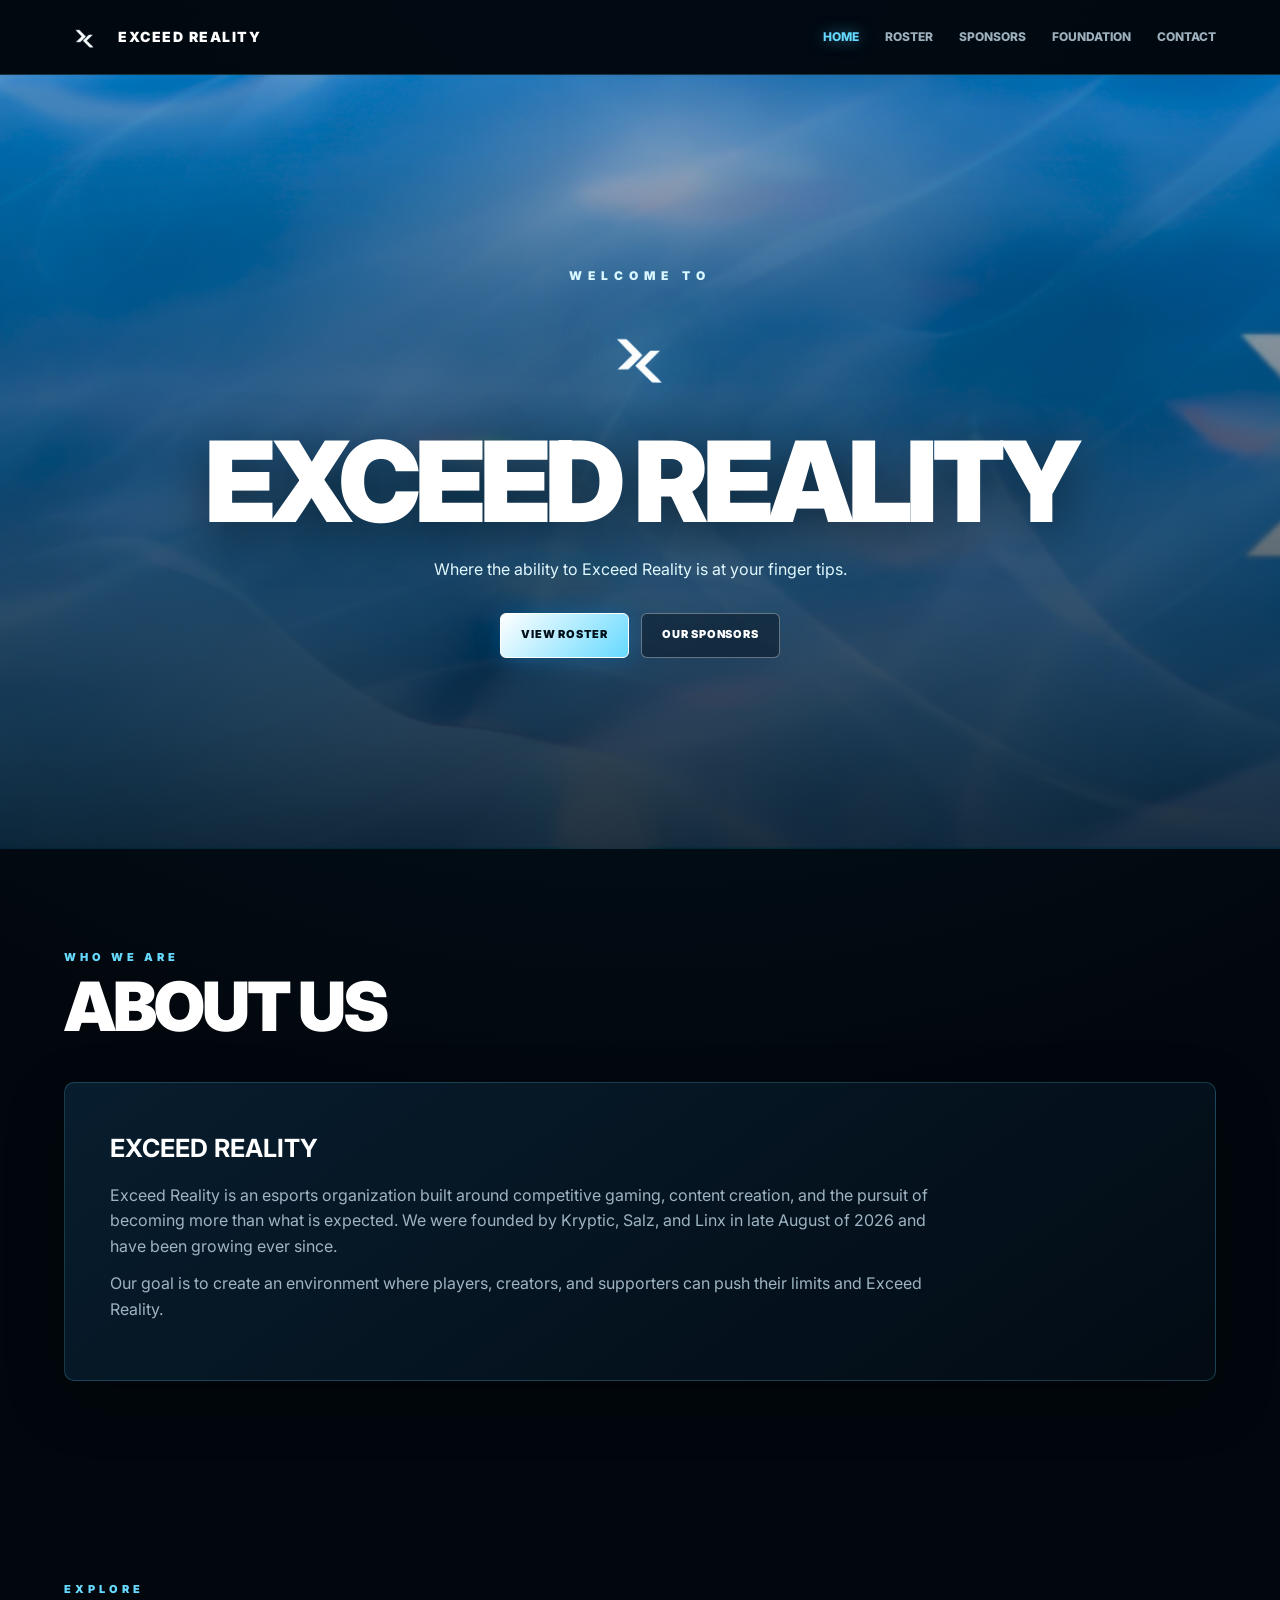
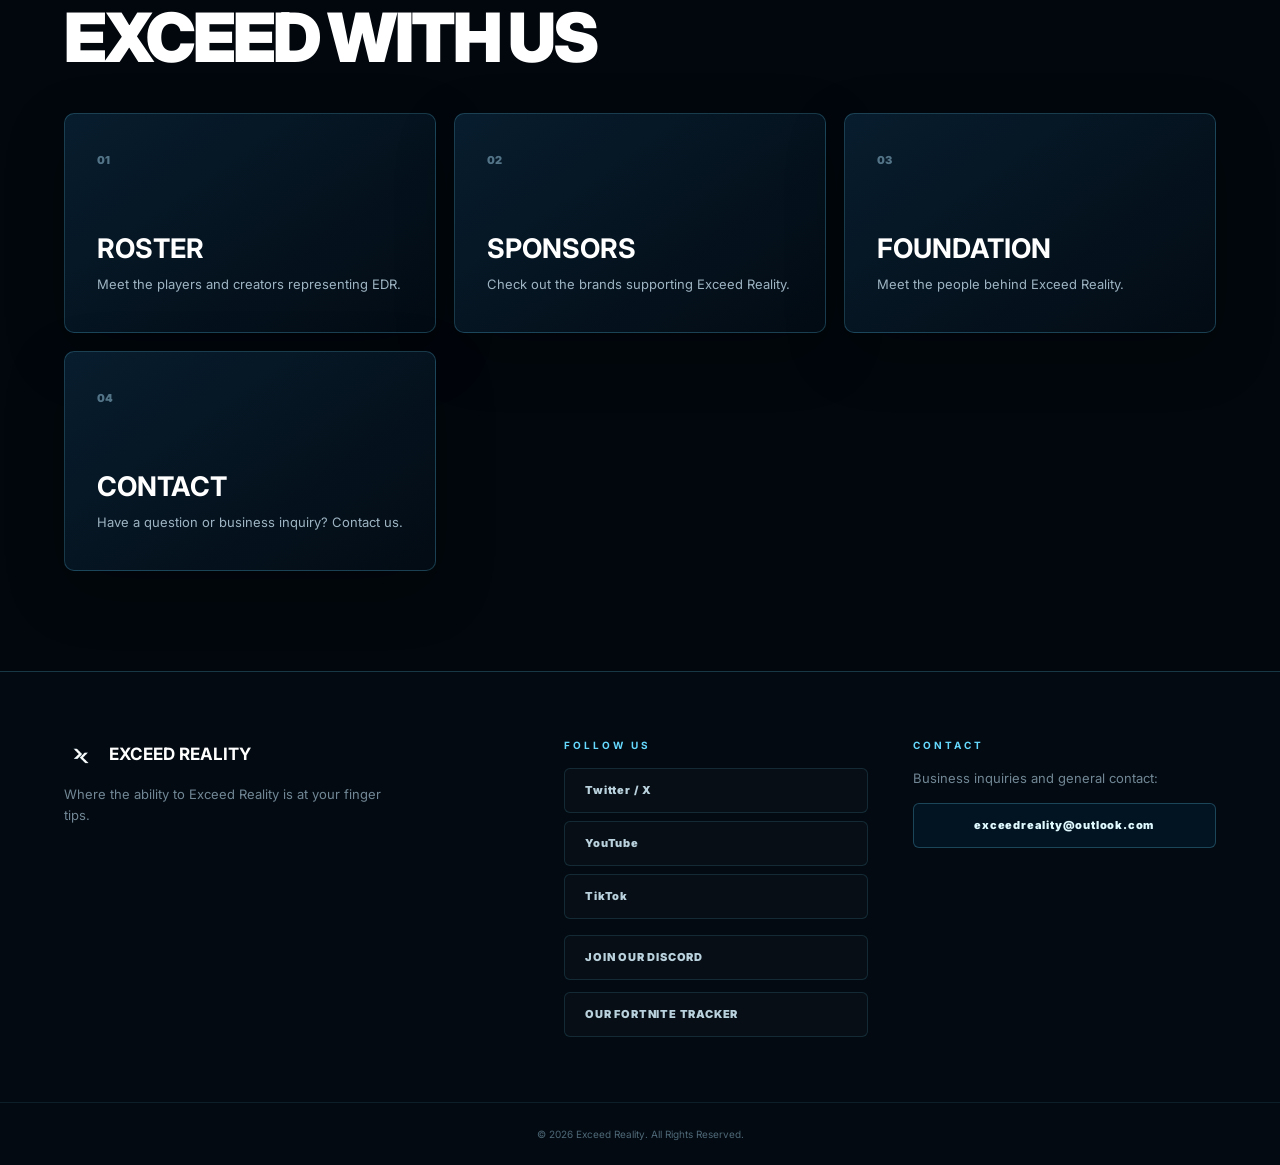
<file: index.html>
<!DOCTYPE html>
<html lang="en">

<head>
  <meta charset="UTF-8">

  <meta
    name="viewport"
    content="width=device-width, initial-scale=1.0"
  >

  <meta
    name="description"
    content="Exceed Reality — Where the ability to Exceed Reality is at your finger tips."
  >

  <title>Exceed Reality</title>

  <link rel="stylesheet" href="style.css">
</head>


<body>

  <!-- =========================================
       NAVIGATION
       ========================================= -->

  <header class="navbar">

    <div class="nav-container">

      <!-- BRAND -->

      <a href="index.html" class="brand">

        <img
          src="images/logo.png"
          alt="Exceed Reality Logo"
        >

        <span>
          EXCEED REALITY
        </span>

      </a>


      <!-- NAVIGATION LINKS -->

      <nav>

        <a
          class="active"
          href="index.html"
        >
          Home
        </a>

        <a href="roster.html">
          Roster
        </a>

        <a href="sponsors.html">
          Sponsors
        </a>

        <a href="foundation.html">
          Foundation
        </a>

        <a href="contact.html">
          Contact
        </a>

      </nav>

    </div>

  </header>


  <!-- =========================================
       MAIN CONTENT
       ========================================= -->

  <main>


    <!-- =======================================
         HERO
         ======================================= -->

    <section class="hero">

      <div class="hero-overlay"></div>

      <div class="hero-content">

        <p class="eyebrow">
          WELCOME TO
        </p>

        <img
          class="hero-logo"
          src="images/logo.png"
          alt="Exceed Reality"
        >

        <h1>
          EXCEED REALITY
        </h1>

        <p class="tagline">
          Where the ability to Exceed Reality is at your finger tips.
        </p>

        <div class="button-row">

          <a
            class="button primary"
            href="roster.html"
          >
            VIEW ROSTER
          </a>

          <a
            class="button secondary"
            href="sponsors.html"
          >
            OUR SPONSORS
          </a>

        </div>

      </div>

    </section>


    <!-- =======================================
         ABOUT US
         ======================================= -->

    <section class="section">

      <div class="section-heading">

        <p>
          WHO WE ARE
        </p>

        <h2>
          ABOUT US
        </h2>

      </div>


      <div class="about-card">

        <h3>
          EXCEED REALITY
        </h3>

        <p>
          Exceed Reality is an esports organization built around competitive gaming,
          content creation, and the pursuit of becoming more than what is expected.
          We were founded by Kryptic, Salz, and Linx in late August of 2026 and have
          been growing ever since.
        </p>

        <p>
          Our goal is to create an environment where players, creators, and supporters
          can push their limits and Exceed Reality.
        </p>

      </div>

    </section>


    <!-- =======================================
         EXPLORE
         ======================================= -->

    <section class="section">

      <div class="section-heading">

        <p>
          EXPLORE
        </p>

        <h2>
          EXCEED WITH US
        </h2>

      </div>


      <div class="feature-grid">


        <!-- ROSTER -->

        <a
          class="feature-card"
          href="roster.html"
        >

          <span>
            01
          </span>

          <h3>
            ROSTER
          </h3>

          <p>
            Meet the players and creators representing EDR.
          </p>

        </a>


        <!-- SPONSORS -->

        <a
          class="feature-card"
          href="sponsors.html"
        >

          <span>
            02
          </span>

          <h3>
            SPONSORS
          </h3>

          <p>
            Check out the brands supporting Exceed Reality.
          </p>

        </a>


        <!-- FOUNDATION -->

        <a
          class="feature-card"
          href="foundation.html"
        >

          <span>
            03
          </span>

          <h3>
            FOUNDATION
          </h3>

          <p>
            Meet the people behind Exceed Reality.
          </p>

        </a>


        <!-- CONTACT -->

        <a
          class="feature-card"
          href="contact.html"
        >

          <span>
            04
          </span>

          <h3>
            CONTACT
          </h3>

          <p>
            Have a question or business inquiry? Contact us.
          </p>

        </a>


      </div>

    </section>


  </main>


  <!-- =========================================
       FOOTER
       ========================================= -->

  <footer>

    <div class="footer-grid">


      <!-- BRAND -->

      <div>

        <div class="footer-brand">

          <img
            src="images/logo.png"
            alt="Exceed Reality Logo"
          >

          <h3>
            EXCEED REALITY
          </h3>

        </div>

        <p class="muted">
          Where the ability to Exceed Reality is at your finger tips.
        </p>

      </div>


      <!-- SOCIAL MEDIA -->

      <div>

        <h4>
          FOLLOW US
        </h4>

        <div class="social-buttons">

          <a
            href="https://x.com/EDREsports"
            target="_blank"
            rel="noopener noreferrer"
          >
            Twitter / X
          </a>

          <a
            href="https://www.youtube.com/@Exceedreality2x"
            target="_blank"
            rel="noopener noreferrer"
          >
            YouTube
          </a>

          <a
            href="https://www.tiktok.com/@prismrgn"
            target="_blank"
            rel="noopener noreferrer"
          >
            TikTok
          </a>

          <a
            href="https://discord.gg/exceedreality"
            target="_blank"
            rel="noopener noreferrer"
            class="discord-button"
          >
            JOIN OUR DISCORD
          </a>

          <a
            href="https://fortnitetracker.com/esports/organization/exceed-reality"
            target="_blank"
            rel="noopener noreferrer"
            class="fortnite-tracker"
          >
            OUR FORTNITE TRACKER
          </a>

        </div>

      </div>


      <!-- CONTACT -->

      <div>

        <h4>
          CONTACT
        </h4>

        <p class="muted">
          Business inquiries and general contact:
        </p>

        <a
          class="email-button"
          href="mailto:exceedreality@outlook.com"
        >
          exceedreality@outlook.com
        </a>

      </div>


    </div>


    <!-- =======================================
         COPYRIGHT
         ======================================= -->

    <div class="copyright">

      ©
      <span id="year"></span>
      Exceed Reality. All Rights Reserved.

    </div>


  </footer>


  <!-- =========================================
       JAVASCRIPT
       ========================================= -->

  <script src="script.js"></script>

  <script>
    document.getElementById("year").textContent =
      new Date().getFullYear();
  </script>


</body>

</html>
</file>
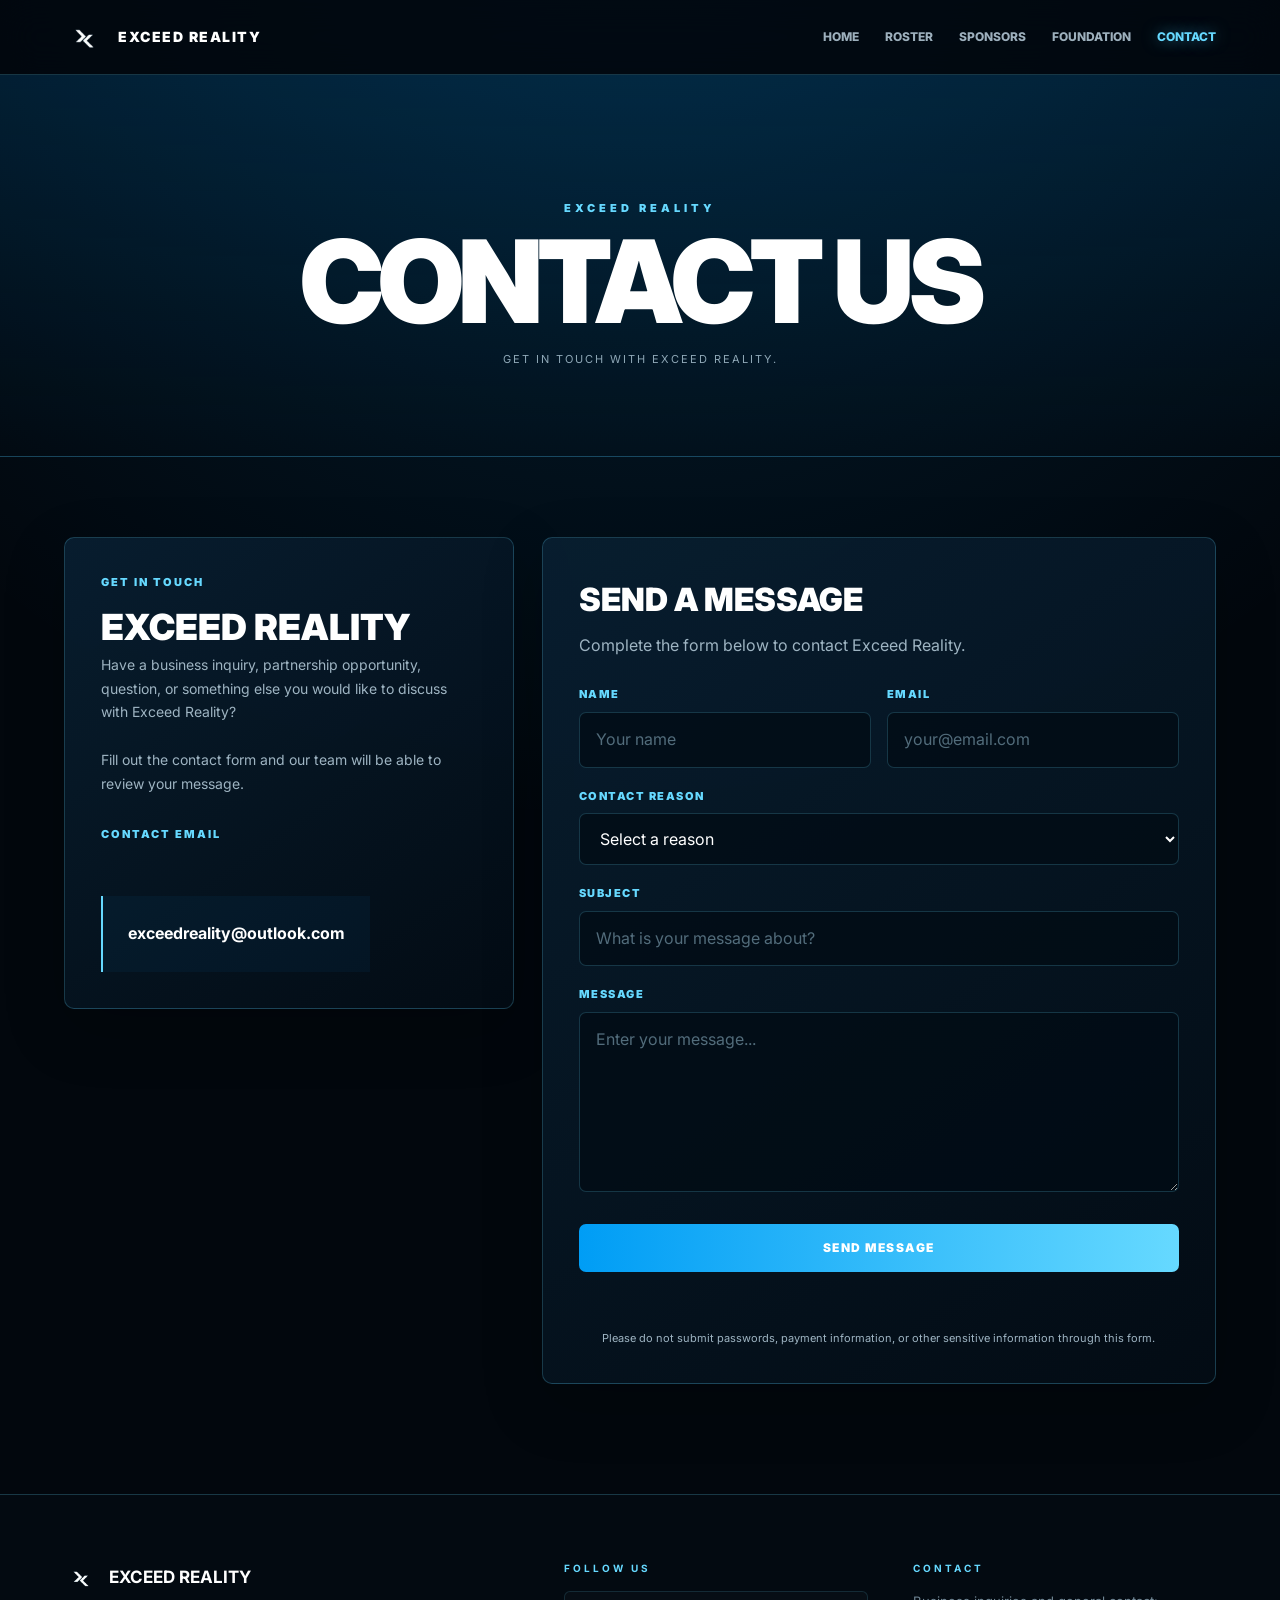
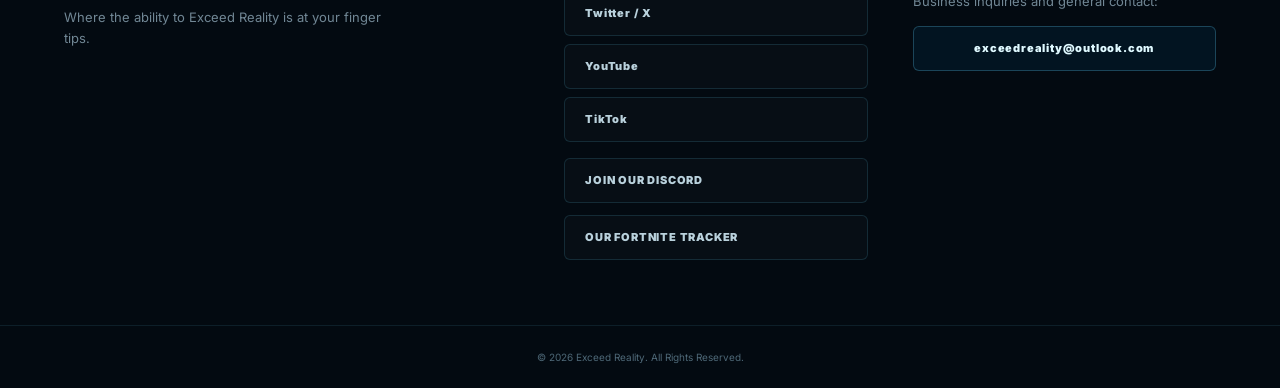
<file: contact.html>
<!DOCTYPE html>
<html lang="en">

<head>
  <meta charset="UTF-8">

  <meta
    name="viewport"
    content="width=device-width, initial-scale=1.0"
  >

  <meta
    name="description"
    content="Contact Exceed Reality."
  >

  <title>Contact | Exceed Reality</title>

  <link rel="stylesheet" href="style.css">


  <style>

    /* =========================================
       CONTACT PAGE
       ========================================= */

    .contact-section {
      max-width: 1200px;
      margin: auto;
      padding: 80px 24px 110px;
    }

    .contact-container {
      display: grid;
      grid-template-columns: minmax(0, .8fr) minmax(0, 1.2fr);
      gap: 28px;
    }


    /* =========================================
       CONTACT INFORMATION
       ========================================= */

    .contact-info {
      padding: 36px;

      background:
        linear-gradient(
          145deg,
          rgba(8, 31, 49, .93),
          rgba(3, 12, 21, .94)
        );

      border: 1px solid var(--border);
      border-radius: 10px;

      box-shadow:
        0 20px 60px rgba(0, 0, 0, .22);
    }

    .contact-info h2 {
      margin-bottom: 16px;

      font-size: 36px;
      font-weight: 900;
    }

    .contact-description {
      color: var(--muted);
      line-height: 1.7;
      margin-bottom: 30px;
    }

    .contact-label {
      display: block;

      margin-bottom: 8px;

      color: var(--cyan);

      font-size: 11px;
      font-weight: 900;

      letter-spacing: 2px;

      text-transform: uppercase;
    }

    .contact-email {
      display: inline-block;

      color: white;

      font-weight: 700;

      text-decoration: none;

      transition: color .2s;
    }

    .contact-email:hover {
      color: var(--cyan);
    }


    /* =========================================
       CONTACT FORM CARD
       ========================================= */

    .contact-card {
      padding: 36px;

      background:
        linear-gradient(
          145deg,
          rgba(8, 31, 49, .93),
          rgba(3, 12, 21, .94)
        );

      border: 1px solid var(--border);
      border-radius: 10px;

      box-shadow:
        0 20px 60px rgba(0, 0, 0, .22);
    }

    .contact-card h2 {
      margin-bottom: 8px;

      font-size: 32px;
      font-weight: 900;
    }

    .form-description {
      color: var(--muted);

      margin-bottom: 28px;

      line-height: 1.6;
    }


    /* =========================================
       FORM FIELDS
       ========================================= */

    .form-group {
      margin-bottom: 20px;
    }

    .form-group label {
      display: block;

      margin-bottom: 8px;

      color: var(--cyan);

      font-size: 11px;
      font-weight: 900;

      letter-spacing: 1.5px;

      text-transform: uppercase;
    }

    .form-group input,
    .form-group select,
    .form-group textarea {
      width: 100%;

      padding: 14px 16px;

      color: white;

      background:
        rgba(2, 12, 21, .78);

      border:
        1px solid
        rgba(102, 217, 255, .20);

      border-radius: 7px;

      outline: none;

      font: inherit;

      box-sizing: border-box;

      transition:
        border-color .2s,
        box-shadow .2s,
        background .2s;
    }

    .form-group input:focus,
    .form-group select:focus,
    .form-group textarea:focus {
      border-color: var(--cyan);

      background:
        rgba(3, 18, 30, .95);

      box-shadow:
        0 0 0 3px
        rgba(102, 217, 255, .08);
    }

    .form-group textarea {
      min-height: 180px;
      resize: vertical;
    }

    .form-group select {
      cursor: pointer;
    }

    .form-group select option {
      background: #061522;
      color: white;
    }


    /* =========================================
       FORM ROW
       ========================================= */

    .form-row {
      display: grid;

      grid-template-columns:
        repeat(2, minmax(0, 1fr));

      gap: 16px;
    }


    /* =========================================
       SUBMIT BUTTON
       ========================================= */

    .submit-button {
      width: 100%;

      padding: 16px 20px;

      margin-top: 4px;

      border: none;
      border-radius: 7px;

      cursor: pointer;

      background:
        linear-gradient(
          90deg,
          var(--blue),
          var(--cyan)
        );

      color: white;

      font-size: 12px;
      font-weight: 900;

      letter-spacing: 1.5px;

      text-transform: uppercase;

      transition:
        transform .2s,
        box-shadow .2s,
        opacity .2s;
    }

    .submit-button:hover {
      transform: translateY(-2px);

      box-shadow:
        0 12px 30px
        rgba(0, 157, 245, .20);
    }

    .submit-button:disabled {
      cursor: not-allowed;

      opacity: .55;

      transform: none;

      box-shadow: none;
    }


    /* =========================================
       FORM STATUS
       ========================================= */

    .form-status {
      min-height: 22px;

      margin-top: 18px;
      margin-bottom: 0;

      font-size: 13px;
      font-weight: 700;

      line-height: 1.5;
    }

    .form-status.success {
      color: var(--cyan);
    }

    .form-status.error {
      color: #ff6b6b;
    }


    /* =========================================
       SECURITY MESSAGE
       ========================================= */

    .security-message {
      margin-top: 18px;

      color: var(--muted);

      font-size: 11px;

      line-height: 1.6;

      text-align: center;
    }


    /* =========================================
       HONEYPOT
       ========================================= */

    .hidden-field {
      position: absolute !important;

      width: 1px !important;
      height: 1px !important;

      padding: 0 !important;
      margin: -1px !important;

      overflow: hidden !important;

      clip: rect(0, 0, 0, 0) !important;

      white-space: nowrap !important;

      border: 0 !important;
    }


    /* =========================================
       MOBILE
       ========================================= */

    @media (max-width: 800px) {

      .contact-container {
        grid-template-columns: 1fr;
      }

    }

    @media (max-width: 600px) {

      .form-row {
        grid-template-columns: 1fr;
        gap: 0;
      }

    }

    @media (max-width: 560px) {

      .contact-section {
        padding-top: 55px;
        padding-bottom: 75px;
      }

      .contact-info,
      .contact-card {
        padding: 24px;
      }

      .contact-info h2,
      .contact-card h2 {
        font-size: 28px;
      }

    }

  </style>

</head>


<body>


  <!-- =========================================
       NAVIGATION
       ========================================= -->

  <header class="navbar">

    <div class="nav-container">

      <a
        href="index.html"
        class="brand"
      >

        <img
          src="images/logo.png"
          alt="Exceed Reality Logo"
        >

        <span>
          EXCEED REALITY
        </span>

      </a>


      <nav>

        <a href="index.html">
          Home
        </a>

        <a href="roster.html">
          Roster
        </a>

        <a href="sponsors.html">
          Sponsors
        </a>

        <a href="foundation.html">
          Foundation
        </a>

        <a
          class="active"
          href="contact.html"
        >
          Contact
        </a>

      </nav>

    </div>

  </header>


  <!-- =========================================
       PAGE HEADER
       ========================================= -->

  <section class="page-header">

    <p>
      EXCEED REALITY
    </p>

    <h1>
      CONTACT US
    </h1>

    <span>
      GET IN TOUCH WITH EXCEED REALITY.
    </span>

  </section>


  <!-- =========================================
       CONTACT SECTION
       ========================================= -->

  <main>

    <section class="contact-section">

      <div class="contact-container">


        <!-- =====================================
             CONTACT INFORMATION
             ===================================== -->

        <div class="contact-info">

          <span class="contact-label">
            GET IN TOUCH
          </span>

          <h2>
            EXCEED REALITY
          </h2>

          <p class="contact-description">

            Have a business inquiry, partnership opportunity,
            question, or something else you would like to
            discuss with Exceed Reality?

            <br><br>

            Fill out the contact form and our team will be able
            to review your message.

          </p>


          <span class="contact-label">
            CONTACT EMAIL
          </span>

          <a
            class="contact-email"
            href="mailto:exceedreality@outlook.com"
          >
            exceedreality@outlook.com
          </a>

        </div>


        <!-- =====================================
             CONTACT FORM
             ===================================== -->

        <div class="contact-card">

          <h2>
            SEND A MESSAGE
          </h2>

          <p class="form-description">
            Complete the form below to contact Exceed Reality.
          </p>


          <!-- =================================
               FORMSPREE
               ================================= -->

          <form
            id="contact-form"
            action="https://formspree.io/f/xkjnvnwv"
            method="POST"
          >


            <!-- NAME + EMAIL -->

            <div class="form-row">


              <!-- NAME -->

              <div class="form-group">

                <label for="name">
                  Name
                </label>

                <input
                  type="text"
                  id="name"
                  name="name"
                  placeholder="Your name"
                  maxlength="100"
                  autocomplete="name"
                  required
                >

              </div>


              <!-- EMAIL -->

              <div class="form-group">

                <label for="email">
                  Email
                </label>

                <input
                  type="email"
                  id="email"
                  name="email"
                  placeholder="your@email.com"
                  maxlength="150"
                  autocomplete="email"
                  required
                >

              </div>


            </div>


            <!-- CONTACT REASON -->

            <div class="form-group">

              <label for="reason">
                Contact Reason
              </label>

              <select
                id="reason"
                name="contact_reason"
                required
              >

                <option value="" disabled selected>
                  Select a reason
                </option>

                <option value="Business Inquiry">
                  Business Inquiry
                </option>

                <option value="Partnership / Sponsorship">
                  Partnership / Sponsorship
                </option>

                <option value="Roster Inquiry">
                  Roster Inquiry
                </option>

                <option value="General Question">
                  General Question
                </option>

                <option value="Other">
                  Other
                </option>

              </select>

            </div>


            <!-- SUBJECT -->

            <div class="form-group">

              <label for="subject">
                Subject
              </label>

              <input
                type="text"
                id="subject"
                name="subject"
                placeholder="What is your message about?"
                maxlength="150"
                required
              >

            </div>


            <!-- MESSAGE -->

            <div class="form-group">

              <label for="message">
                Message
              </label>

              <textarea
                id="message"
                name="message"
                placeholder="Enter your message..."
                maxlength="3000"
                required
              ></textarea>

            </div>


            <!-- HONEYPOT -->

            <div class="hidden-field">

              <label for="company-website">
                Leave this field empty
              </label>

              <input
                type="text"
                id="company-website"
                name="_gotcha"
                tabindex="-1"
                autocomplete="off"
              >

            </div>


            <!-- SUBMIT -->

            <button
              id="submit-button"
              class="submit-button"
              type="submit"
            >
              SEND MESSAGE
            </button>


            <!-- FORM RESPONSE -->

            <p
              id="form-status"
              class="form-status"
              aria-live="polite"
            ></p>


            <p class="security-message">
              Please do not submit passwords, payment information,
              or other sensitive information through this form.
            </p>


          </form>

        </div>


      </div>

    </section>

  </main>


  <!-- =========================================
       FOOTER
       ========================================= -->

  <footer>

    <div class="footer-grid">


      <!-- BRAND -->

      <div>

        <div class="footer-brand">

          <img
            src="images/logo.png"
            alt="Exceed Reality Logo"
          >

          <h3>
            EXCEED REALITY
          </h3>

        </div>

        <p class="muted">
          Where the ability to Exceed Reality is at your finger tips.
        </p>

      </div>


      <!-- SOCIAL MEDIA -->

      <div>

        <h4>
          FOLLOW US
        </h4>

        <div class="social-buttons">

          <a
            href="https://x.com/EDREsports"
            target="_blank"
            rel="noopener noreferrer"
          >
            Twitter / X
          </a>

          <a
            href="https://www.youtube.com/@Exceedreality2x"
            target="_blank"
            rel="noopener noreferrer"
          >
            YouTube
          </a>

          <a
            href="https://www.tiktok.com/@prismrgn"
            target="_blank"
            rel="noopener noreferrer"
          >
            TikTok
          </a>

          <a
            href="https://discord.gg/exceedreality"
            target="_blank"
            rel="noopener noreferrer"
            class="discord-button"
          >
            JOIN OUR DISCORD
          </a>

          <!-- FORTNITE TRACKER -->

          <a
            href="https://fortnitetracker.com/esports/organization/exceed-reality"
            target="_blank"
            rel="noopener noreferrer"
            class="fortnite-tracker"
          >
            OUR FORTNITE TRACKER
          </a>

        </div>

      </div>


      <!-- CONTACT -->

      <div>

        <h4>
          CONTACT
        </h4>

        <p class="muted">
          Business inquiries and general contact:
        </p>

        <a
          class="email-button"
          href="mailto:exceedreality@outlook.com"
        >
          exceedreality@outlook.com
        </a>

      </div>


    </div>


    <!-- =========================================
         COPYRIGHT
         ========================================= -->

    <div class="copyright">

      ©
      <span id="year"></span>
      Exceed Reality. All Rights Reserved.

    </div>

  </footer>


  <!-- =========================================
       EXISTING WEBSITE JAVASCRIPT
       ========================================= -->

  <script src="script.js"></script>


  <!-- =========================================
       CONTACT FORM JAVASCRIPT
       ========================================= -->

  <script>

    /* =========================================
       COPYRIGHT YEAR
       ========================================= */

    document.getElementById("year").textContent =
      new Date().getFullYear();


    /* =========================================
       FORMSPREE CONTACT FORM
       ========================================= */

    const contactForm =
      document.getElementById("contact-form");

    const submitButton =
      document.getElementById("submit-button");

    const formStatus =
      document.getElementById("form-status");

    const honeypot =
      document.getElementById("company-website");


    contactForm.addEventListener(
      "submit",
      async function(event) {

        event.preventDefault();


        /* ---------------------------------------
           SIMPLE BOT CHECK
           --------------------------------------- */

        if (honeypot.value !== "") {

          contactForm.reset();

          return;

        }


        /* ---------------------------------------
           DISABLE BUTTON WHILE SENDING
           --------------------------------------- */

        submitButton.disabled = true;

        submitButton.textContent =
          "SENDING...";

        formStatus.textContent = "";

        formStatus.className =
          "form-status";


        try {


          /* -------------------------------------
             CREATE FORM DATA
             ------------------------------------- */

          const formData =
            new FormData(contactForm);


          /* -------------------------------------
             SEND TO FORMSPREE
             ------------------------------------- */

          const response =
            await fetch(
              "https://formspree.io/f/xkjnvnwv",
              {
                method: "POST",

                body: formData,

                headers: {
                  "Accept": "application/json"
                }
              }
            );


          /* -------------------------------------
             SUCCESS
             ------------------------------------- */

          if (response.ok) {

            formStatus.textContent =
              "MESSAGE SENT SUCCESSFULLY. THANK YOU FOR CONTACTING EXCEED REALITY.";

            formStatus.className =
              "form-status success";

            contactForm.reset();

          }


          /* -------------------------------------
             FORMSPREE ERROR
             ------------------------------------- */

          else {

            const data =
              await response.json();

            if (
              data.errors &&
              data.errors.length > 0
            ) {

              formStatus.textContent =
                data.errors
                  .map(error => error.message)
                  .join(" ");

            }

            else {

              formStatus.textContent =
                "YOUR MESSAGE COULD NOT BE SENT. PLEASE TRY AGAIN.";

            }

            formStatus.className =
              "form-status error";

          }

        }


        /* ---------------------------------------
           NETWORK ERROR
           --------------------------------------- */

        catch (error) {

          formStatus.textContent =
            "A NETWORK ERROR OCCURRED. PLEASE TRY AGAIN.";

          formStatus.className =
            "form-status error";

        }


        /* ---------------------------------------
           RE-ENABLE BUTTON
           --------------------------------------- */

        submitButton.disabled = false;

        submitButton.textContent =
          "SEND MESSAGE";

      }
    );

  </script>


</body>

</html>
</file>
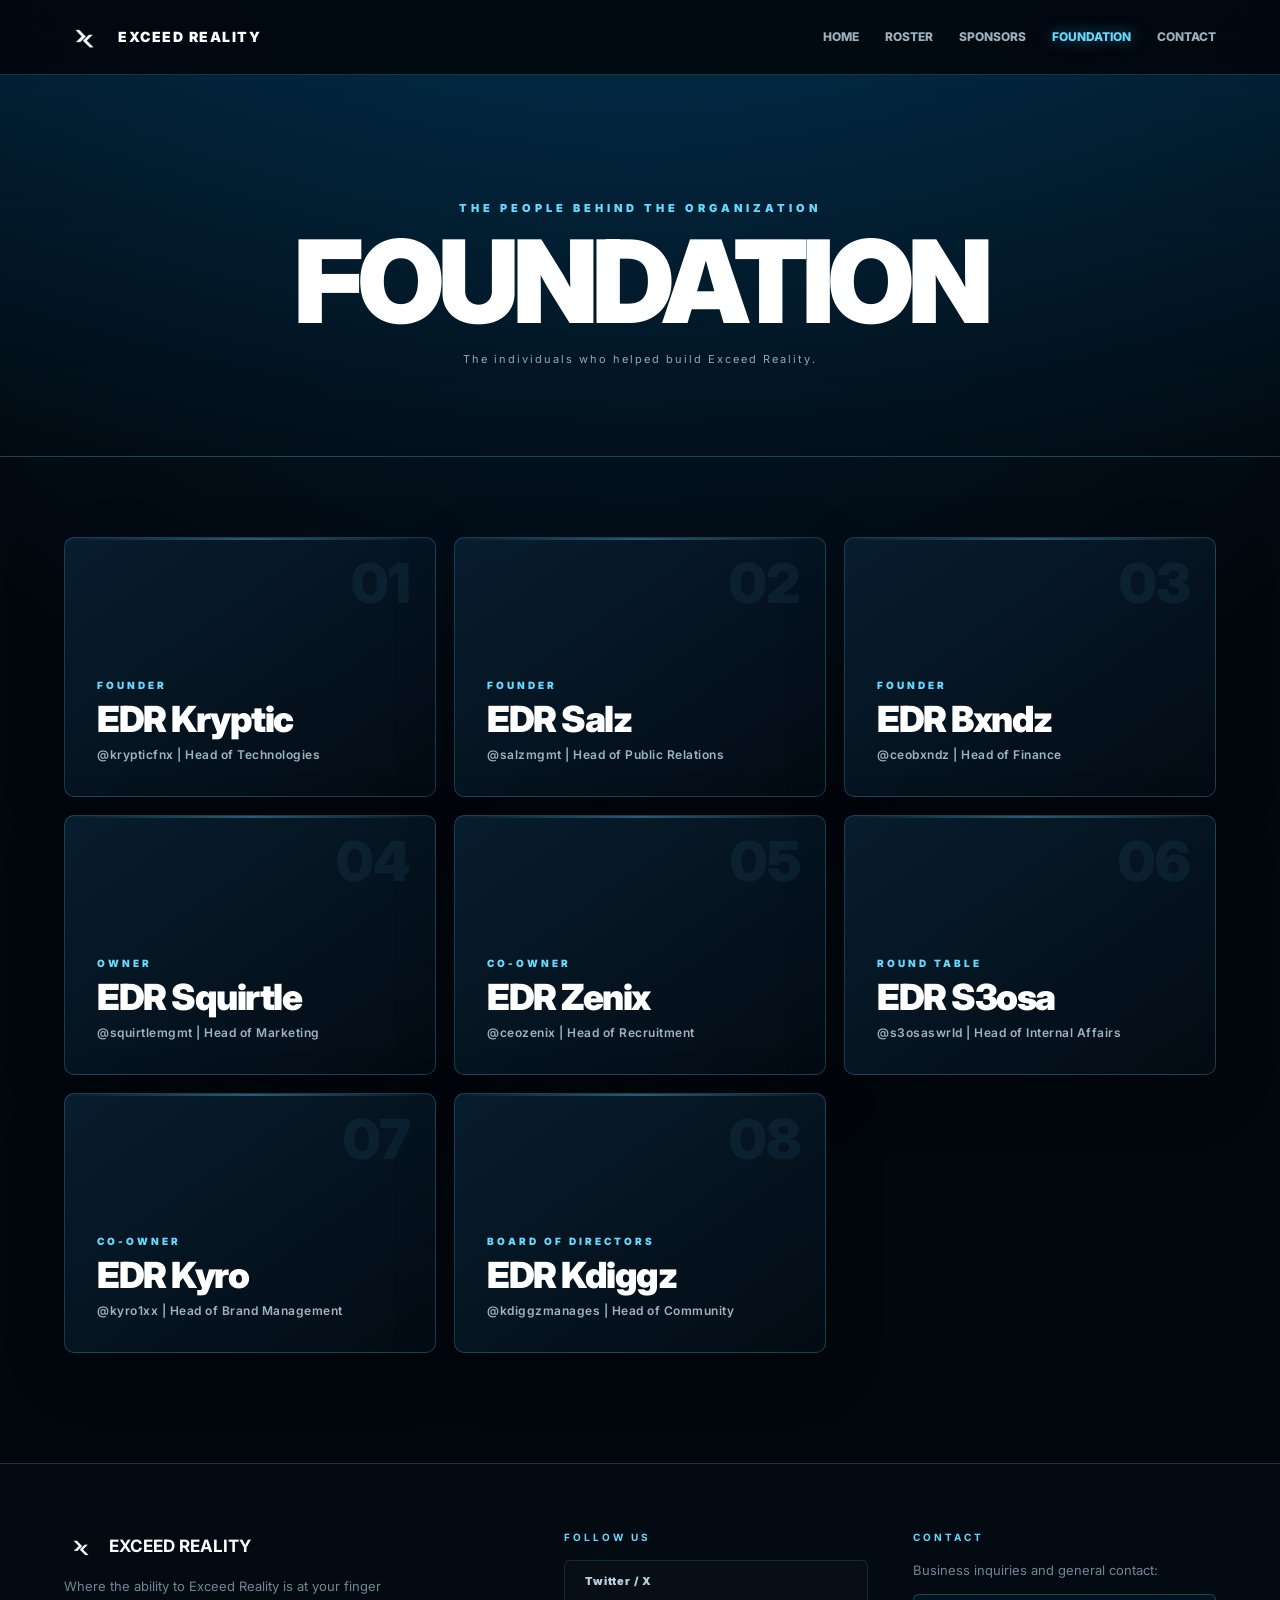
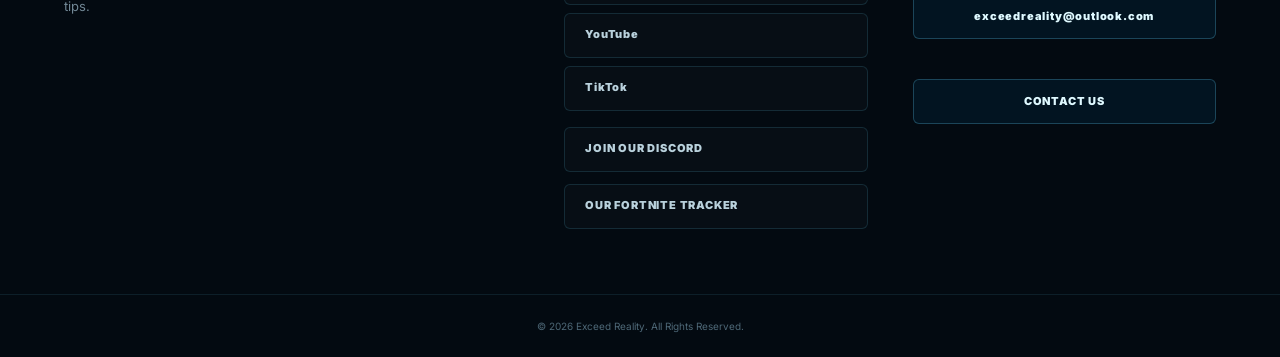
<file: foundation.html>
<!DOCTYPE html>
<html lang="en">

<head>
  <meta charset="UTF-8">
  <meta name="viewport" content="width=device-width, initial-scale=1.0">

  <meta
    name="description"
    content="Exceed Reality — Foundation."
  >

  <title>Foundation | Exceed Reality</title>

  <link rel="stylesheet" href="style.css">

  <style>

    /* =========================================
       FOUNDATION PAGE
       ========================================= */

    .foundation-grid {
      max-width: 1200px;
      margin: auto;
      padding: 80px 24px 110px;

      display: grid;
      grid-template-columns: repeat(3, 1fr);
      gap: 18px;
    }


    .foundation-card {
      position: relative;

      min-height: 260px;
      padding: 32px;

      display: flex;
      flex-direction: column;
      justify-content: flex-end;

      background:
        linear-gradient(
          145deg,
          rgba(8, 31, 49, .93),
          rgba(3, 12, 21, .94)
        );

      border: 1px solid var(--border);
      border-radius: 10px;

      box-shadow:
        0 20px 60px rgba(0, 0, 0, .22);

      overflow: hidden;

      transition:
        transform .25s,
        border-color .25s,
        box-shadow .25s;
    }


    .foundation-card:hover {
      transform: translateY(-5px);

      border-color:
        rgba(102, 217, 255, .62);

      box-shadow:
        0 18px 50px rgba(0, 157, 245, .12);
    }


    .foundation-number {
      position: absolute;

      top: 18px;
      right: 24px;

      font-size: 55px;
      font-weight: 900;

      color:
        rgba(102, 217, 255, .07);

      line-height: 1;
    }


    .foundation-role {
      color: var(--cyan);

      font-size: 10px;
      font-weight: 900;

      letter-spacing: 3px;

      text-transform: uppercase;

      margin-bottom: 8px;
    }


    .foundation-name {
      font-size: 36px;
      font-weight: 900;

      letter-spacing: -1.5px;

      line-height: 1;
    }


    .foundation-username {
      margin-top: 8px;

      color: var(--muted);

      font-size: 12px;
      font-weight: 600;

      letter-spacing: .5px;
    }


    /* =========================================
       CYAN ACCENT
       ========================================= */

    .foundation-card::before {
      content: "";

      position: absolute;

      top: 0;
      left: 0;

      width: 100%;
      height: 2px;

      background:
        linear-gradient(
          90deg,
          transparent,
          var(--cyan),
          transparent
        );

      opacity: .35;

      transition: opacity .25s;
    }


    .foundation-card:hover::before {
      opacity: 1;
    }


    /* =========================================
       TABLET
       ========================================= */

    @media (max-width: 850px) {

      .foundation-grid {
        grid-template-columns:
          repeat(2, 1fr);
      }

    }


    /* =========================================
       MOBILE
       ========================================= */

    @media (max-width: 560px) {

      .foundation-grid {
        grid-template-columns: 1fr;

        padding-top: 55px;
        padding-bottom: 75px;
      }


      .foundation-card {
        min-height: 230px;
      }

    }

  </style>

</head>


<body>


  <!-- =========================================
       NAVIGATION
       ========================================= -->

  <header class="navbar">

    <div class="nav-container">


      <!-- BRAND -->

      <a
        href="index.html"
        class="brand"
      >

        <img
          src="images/logo.png"
          alt="Exceed Reality Logo"
        >

        <span>
          EXCEED REALITY
        </span>

      </a>


      <!-- NAVIGATION LINKS -->

      <nav>

        <a href="index.html">
          Home
        </a>

        <a href="roster.html">
          Roster
        </a>

        <a href="sponsors.html">
          Sponsors
        </a>

        <a
          class="active"
          href="foundation.html"
        >
          Foundation
        </a>

        <a href="contact.html">
          Contact
        </a>

      </nav>


    </div>

  </header>


  <!-- =========================================
       PAGE HEADER
       ========================================= -->

  <section class="page-header">

    <p>
      THE PEOPLE BEHIND THE ORGANIZATION
    </p>

    <h1>
      FOUNDATION
    </h1>

    <span>
      The individuals who helped build Exceed Reality.
    </span>

  </section>


  <!-- =========================================
       MAIN CONTENT
       ========================================= -->

  <main>


    <!-- =======================================
         FOUNDATION PROFILES
         ======================================= -->

    <section class="foundation-grid">


      <!-- KRYPTIC -->

      <article class="foundation-card">

        <span class="foundation-number">
          01
        </span>

        <div class="foundation-role">
          Founder
        </div>

        <h2 class="foundation-name">
          EDR Kryptic
        </h2>

        <p class="foundation-username">
          @krypticfnx | Head of Technologies
        </p>

      </article>


      <!-- SALZ -->

      <article class="foundation-card">

        <span class="foundation-number">
          02
        </span>

        <div class="foundation-role">
          Founder
        </div>

        <h2 class="foundation-name">
          EDR Salz
        </h2>

        <p class="foundation-username">
          @salzmgmt | Head of Public Relations
        </p>

      </article>


      <!-- BXNDZ -->

      <article class="foundation-card">

        <span class="foundation-number">
          03
        </span>

        <div class="foundation-role">
          Founder
        </div>

        <h2 class="foundation-name">
          EDR Bxndz
        </h2>

        <p class="foundation-username">
          @ceobxndz | Head of Finance
        </p>

      </article>


      <!-- SQUIRTLE -->

      <article class="foundation-card">

        <span class="foundation-number">
          04
        </span>

        <div class="foundation-role">
          Owner
        </div>

        <h2 class="foundation-name">
          EDR Squirtle
        </h2>

        <p class="foundation-username">
          @squirtlemgmt | Head of Marketing
        </p>

      </article>


      <!-- ZENIX -->

      <article class="foundation-card">

        <span class="foundation-number">
          05
        </span>

        <div class="foundation-role">
          Co-Owner
        </div>

        <h2 class="foundation-name">
          EDR Zenix
        </h2>

        <p class="foundation-username">
          @ceozenix | Head of Recruitment
        </p>

      </article>


      <!-- S3OSA -->

      <article class="foundation-card">

        <span class="foundation-number">
          06
        </span>

        <div class="foundation-role">
          Round Table
        </div>

        <h2 class="foundation-name">
          EDR S3osa
        </h2>

        <p class="foundation-username">
          @s3osaswrld | Head of Internal Affairs
        </p>

      </article>


         <!-- KYRO -->

      <article class="foundation-card">

        <span class="foundation-number">
          07
        </span>

        <div class="foundation-role">
          Co-Owner
        </div>

        <h2 class="foundation-name">
          EDR Kyro
        </h2>

        <p class="foundation-username">
          @kyro1xx | Head of Brand Management
        </p>

      </article>

      
         <!-- KDIGGZ -->

      <article class="foundation-card">

        <span class="foundation-number">
          08
        </span>

        <div class="foundation-role">
          Board of Directors
        </div>

        <h2 class="foundation-name">
          EDR Kdiggz
        </h2>

        <p class="foundation-username">
          @kdiggzmanages | Head of Community
        </p>

        
      </article>
      
    </section>

  </main>


  <!-- =========================================
       FOOTER
       ========================================= -->

  <footer>

    <div class="footer-grid">


      <!-- =====================================
           BRAND
           ===================================== -->

      <div>

        <div class="footer-brand">

          <img
            src="images/logo.png"
            alt="Exceed Reality Logo"
          >

          <h3>
            EXCEED REALITY
          </h3>

        </div>

        <p class="muted">
          Where the ability to Exceed Reality is at your finger tips.
        </p>

      </div>


      <!-- =====================================
           SOCIAL MEDIA
           ===================================== -->

      <div>

        <h4>
          FOLLOW US
        </h4>

        <div class="social-buttons">


          <!-- TWITTER / X -->

          <a
            href="https://x.com/EDREsports"
            target="_blank"
            rel="noopener noreferrer"
          >
            Twitter / X
          </a>


          <!-- YOUTUBE -->

          <a
            href="https://www.youtube.com/@Exceedreality2x"
            target="_blank"
            rel="noopener noreferrer"
          >
            YouTube
          </a>


          <!-- TIKTOK -->

          <a
            href="https://www.tiktok.com/@prismrgn"
            target="_blank"
            rel="noopener noreferrer"
          >
            TikTok
          </a>


          <!-- DISCORD -->

          <a
            href="https://discord.gg/exceedreality"
            target="_blank"
            rel="noopener noreferrer"
            class="discord-button"
          >
            JOIN OUR DISCORD
          </a>


          <!-- FORTNITE TRACKER -->

          <a
            href="https://fortnitetracker.com/esports/organization/exceed-reality"
            target="_blank"
            rel="noopener noreferrer"
            class="fortnite-tracker"
          >
            OUR FORTNITE TRACKER
          </a>


        </div>

      </div>


      <!-- =====================================
           CONTACT
           ===================================== -->

      <div>

        <h4>
          CONTACT
        </h4>

        <p class="muted">
          Business inquiries and general contact:
        </p>

        <a
          class="email-button"
          href="mailto:exceedreality@outlook.com"
        >
          exceedreality@outlook.com
        </a>

        <br><br>

        <a
          class="email-button"
          href="contact.html"
        >
          CONTACT US
        </a>

      </div>


    </div>


    <!-- =======================================
         COPYRIGHT
         ======================================= -->

    <div class="copyright">

      ©
      <span id="year"></span>
      Exceed Reality. All Rights Reserved.

    </div>


  </footer>


  <!-- =========================================
       JAVASCRIPT
       ========================================= -->

  <script src="script.js"></script>


  <script>

    document.getElementById("year").textContent =
      new Date().getFullYear();

  </script>


</body>

</html>
</file>
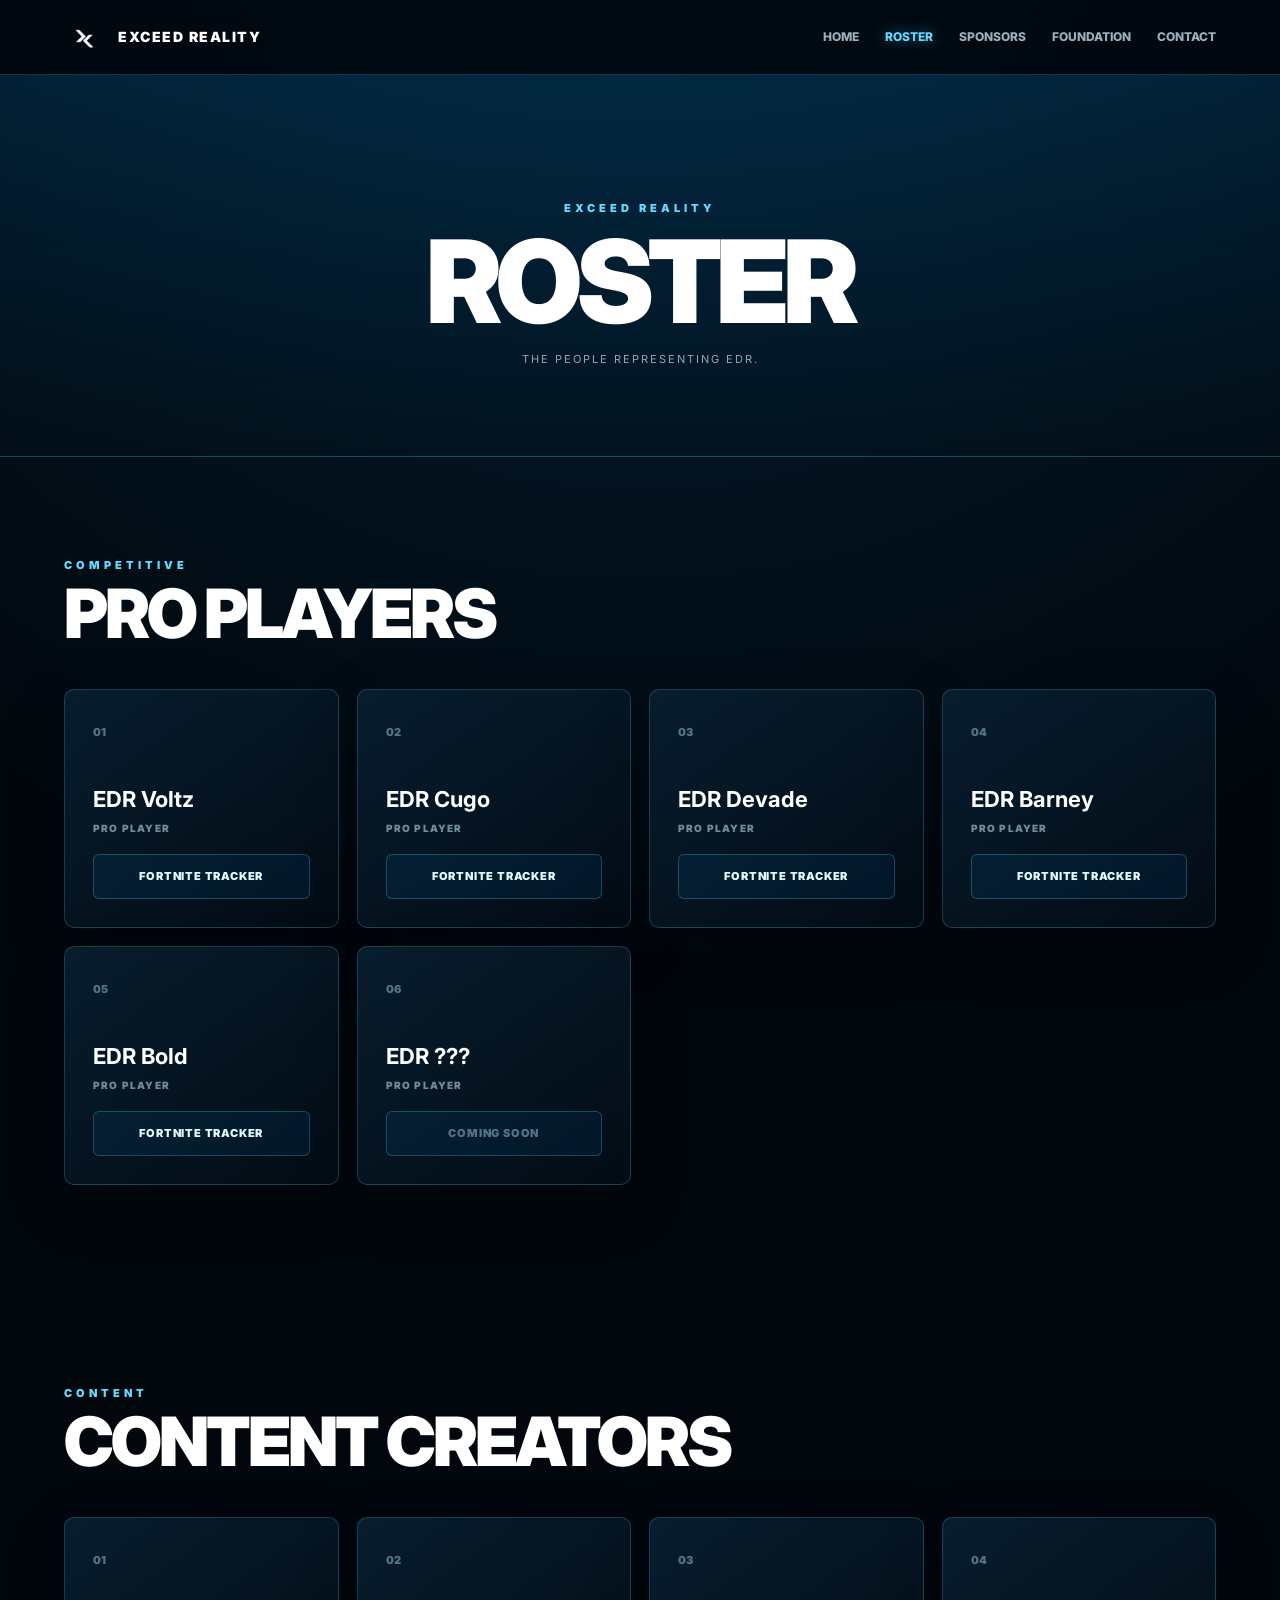
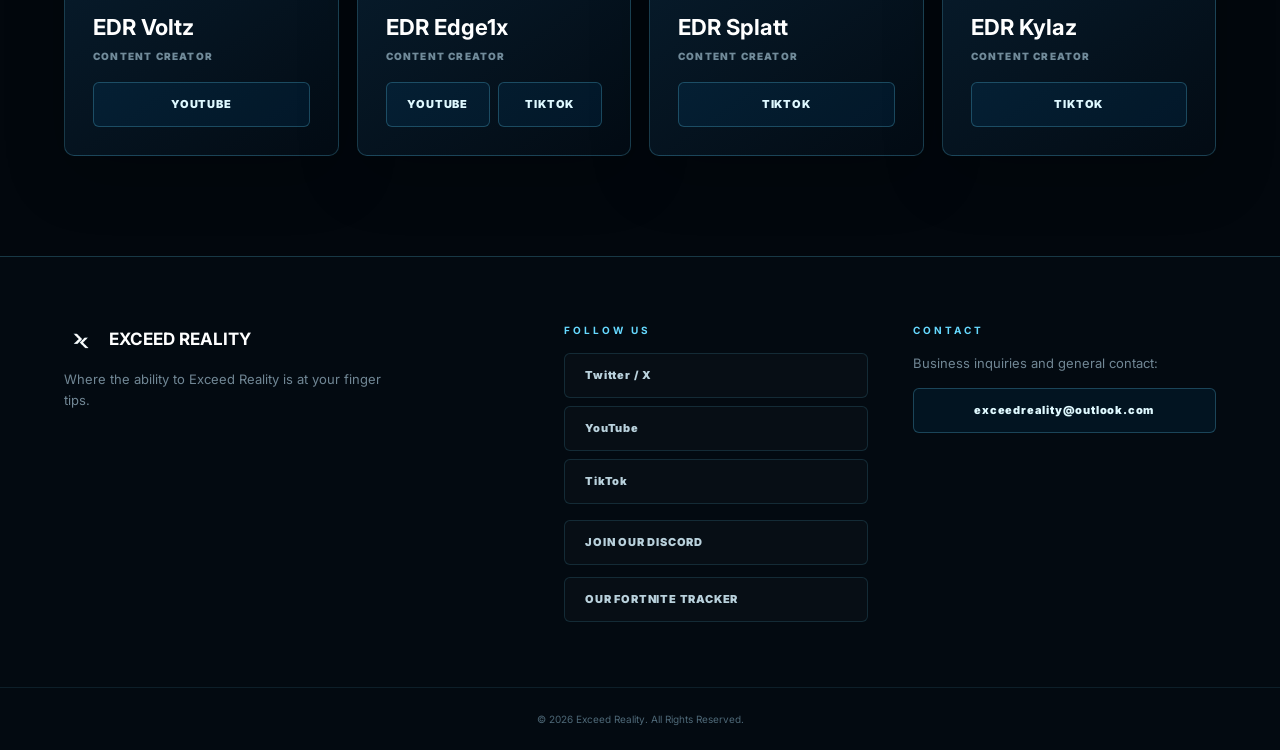
<file: roster.html>
<!DOCTYPE html>
<html lang="en">

<head>
  <meta charset="UTF-8">

  <meta
    name="viewport"
    content="width=device-width, initial-scale=1.0"
  >

  <meta
    name="description"
    content="Exceed Reality — Official Roster."
  >

  <title>Roster | Exceed Reality</title>

  <link rel="stylesheet" href="style.css">
</head>


<body>

  <!-- =========================================
       NAVIGATION
       ========================================= -->

  <header class="navbar">

    <div class="nav-container">

      <!-- BRAND -->

      <a href="index.html" class="brand">

        <img
          src="images/logo.png"
          alt="Exceed Reality Logo"
        >

        <span>
          EXCEED REALITY
        </span>

      </a>


      <!-- NAVIGATION LINKS -->

      <nav>

        <a href="index.html">
          Home
        </a>

        <a
          class="active"
          href="roster.html"
        >
          Roster
        </a>

        <a href="sponsors.html">
          Sponsors
        </a>

        <a href="foundation.html">
          Foundation
        </a>

        <a href="contact.html">
          Contact
        </a>

      </nav>

    </div>

  </header>


  <!-- =========================================
       MAIN CONTENT
       ========================================= -->

  <main>


    <!-- =======================================
         PAGE HEADER
         ======================================= -->

    <section class="page-header">

      <p>
        EXCEED REALITY
      </p>

      <h1>
        ROSTER
      </h1>

      <span>
        THE PEOPLE REPRESENTING EDR.
      </span>

    </section>


    <!-- =======================================
         PRO PLAYERS
         ======================================= -->

    <section class="section">

      <div class="section-heading">

        <p>
          COMPETITIVE
        </p>

        <h2>
          PRO PLAYERS
        </h2>

      </div>


      <div class="roster-grid">


        <!-- =====================================
             EDR VOLTZ
             ===================================== -->

        <article class="player-card">

          <span>
            01
          </span>

          <h3>
            EDR Voltz
          </h3>

          <p>
            PRO PLAYER
          </p>

          <a
            class="profile-button"
            href="https://fortnitetracker.com/fortnite/profile/epic/hrz%20voltz%20jnt/epic-events/overview"
            target="_blank"
            rel="noopener noreferrer"
          >
            FORTNITE TRACKER
          </a>

        </article>


        <!-- =====================================
             EDR CUGO
             ===================================== -->

        <article class="player-card">

          <span>
            02
          </span>

          <h3>
            EDR Cugo
          </h3>

          <p>
            PRO PLAYER
          </p>

          <a
            class="profile-button"
            href="https://fortnitetracker.com/profile/all/edr%20cugo%C7%83/events"
            target="_blank"
            rel="noopener noreferrer"
          >
            FORTNITE TRACKER
          </a>

        </article>


        <!-- =====================================
             EDR DEVADE
             ===================================== -->

        <article class="player-card">

          <span>
            03
          </span>

          <h3>
            EDR Devade
          </h3>

          <p>
            PRO PLAYER
          </p>

          <a
            class="profile-button"
            href="https://fortnitetracker.com/profile/all/edr%20devade%2077/events"
            target="_blank"
            rel="noopener noreferrer"
          >
            FORTNITE TRACKER
          </a>

        </article>


        <!-- =====================================
             EDR BARNEY
             ===================================== -->

        <article class="player-card">

          <span>
            04
          </span>

          <h3>
            EDR Barney
          </h3>

          <p>
            PRO PLAYER
          </p>

          <a
            class="profile-button"
            href="https://fortnitetracker.com/profile/all/barnye%2024/events"
            target="_blank"
            rel="noopener noreferrer"
          >
            FORTNITE TRACKER
          </a>

        </article>


        <!-- =====================================
             EDR BOLD
             ===================================== -->

        <article class="player-card">

          <span>
            05
          </span>

          <h3>
            EDR Bold
          </h3>

          <p>
            PRO PLAYER
          </p>

          <a
            class="profile-button"
            href="https://fortnitetracker.com/profile/all/boldbyte%202707/events?id=30f0ee06-c8d1-419d-9b74-57033eff7398"
            target="_blank"
            rel="noopener noreferrer"
          >
            FORTNITE TRACKER
          </a>

        </article>


        <!-- =====================================
             OPEN ROSTER POSITION
             ===================================== -->

        <article class="player-card">

          <span>
            06
          </span>

          <h3>
            EDR ???
          </h3>

          <p>
            PRO PLAYER
          </p>

          <span class="profile-button">
            COMING SOON
          </span>

        </article>


      </div>

    </section>


    <!-- =======================================
         CONTENT CREATORS
         ======================================= -->

    <section class="section">

      <div class="section-heading">

        <p>
          CONTENT
        </p>

        <h2>
          CONTENT CREATORS
        </h2>

      </div>


      <div class="roster-grid creators-grid">


        <!-- =====================================
             EDR VOLTZ
             ===================================== -->

        <article class="player-card">

          <span>
            01
          </span>

          <h3>
            EDR Voltz
          </h3>

          <p>
            CONTENT CREATOR
          </p>

          <a
            class="profile-button"
            href="https://www.youtube.com/@Voltzgotaura"
            target="_blank"
            rel="noopener noreferrer"
          >
            YOUTUBE
          </a>

        </article>


        <!-- =====================================
             EDR EDGE1X
             ===================================== -->

        <article class="player-card">

          <span>
            02
          </span>

          <h3>
            EDR Edge1x
          </h3>

          <p>
            CONTENT CREATOR
          </p>

          <div class="multi-buttons">

            <a
              class="profile-button"
              href="https://www.youtube.com/@edgey1x"
              target="_blank"
              rel="noopener noreferrer"
            >
              YOUTUBE
            </a>

            <a
              class="profile-button"
              href="https://www.tiktok.com/@edge1x"
              target="_blank"
              rel="noopener noreferrer"
            >
              TIKTOK
            </a>

          </div>

        </article>


        <!-- =====================================
             EDR SPLATT
             ===================================== -->

        <article class="player-card">

          <span>
            03
          </span>

          <h3>
            EDR Splatt
          </h3>

          <p>
            CONTENT CREATOR
          </p>

          <a
            class="profile-button"
            href="https://www.tiktok.com/@splattfn"
            target="_blank"
            rel="noopener noreferrer"
          >
            TIKTOK
          </a>

        </article>


        <!-- =====================================
             EDR KYLAZ
             ===================================== -->

        <article class="player-card">

          <span>
            04
          </span>

          <h3>
            EDR Kylaz
          </h3>

          <p>
            CONTENT CREATOR
          </p>

          <a
            class="profile-button"
            href="https://www.tiktok.com/@kylazfn_"
            target="_blank"
            rel="noopener noreferrer"
          >
            TIKTOK
          </a>

        </article>


      </div>

    </section>


  </main>


  <!-- =========================================
       FOOTER
       ========================================= -->

  <footer>

    <div class="footer-grid">


      <!-- =====================================
           BRAND
           ===================================== -->

      <div>

        <div class="footer-brand">

          <img
            src="images/logo.png"
            alt="Exceed Reality Logo"
          >

          <h3>
            EXCEED REALITY
          </h3>

        </div>

        <p class="muted">
          Where the ability to Exceed Reality is at your finger tips.
        </p>

      </div>


      <!-- =====================================
           SOCIAL MEDIA
           ===================================== -->

      <div>

        <h4>
          FOLLOW US
        </h4>

        <div class="social-buttons">


          <!-- TWITTER / X -->

          <a
            href="https://x.com/EDREsports"
            target="_blank"
            rel="noopener noreferrer"
          >
            Twitter / X
          </a>


          <!-- YOUTUBE -->

          <a
            href="https://www.youtube.com/@Exceedreality2x"
            target="_blank"
            rel="noopener noreferrer"
          >
            YouTube
          </a>


          <!-- TIKTOK -->

          <a
            href="https://www.tiktok.com/@prismrgn"
            target="_blank"
            rel="noopener noreferrer"
          >
            TikTok
          </a>


          <!-- DISCORD -->

          <a
            href="https://discord.gg/exceedreality"
            target="_blank"
            rel="noopener noreferrer"
            class="discord-button"
          >
            JOIN OUR DISCORD
          </a>


          <!-- FORTNITE TRACKER -->

          <a
            href="https://fortnitetracker.com/esports/organization/exceed-reality"
            target="_blank"
            rel="noopener noreferrer"
            class="fortnite-tracker"
          >
            OUR FORTNITE TRACKER
          </a>


        </div>

      </div>


      <!-- =====================================
           CONTACT
           ===================================== -->

      <div>

        <h4>
          CONTACT
        </h4>

        <p class="muted">
          Business inquiries and general contact:
        </p>

        <a
          class="email-button"
          href="mailto:exceedreality@outlook.com"
        >
          exceedreality@outlook.com
        </a>

      </div>


    </div>


    <!-- =======================================
         COPYRIGHT
         ======================================= -->

    <div class="copyright">

      ©
      <span id="year"></span>
      Exceed Reality. All Rights Reserved.

    </div>


  </footer>


  <!-- =========================================
       JAVASCRIPT
       ========================================= -->

  <script src="script.js"></script>

  <script>

    document.getElementById("year").textContent =
      new Date().getFullYear();

  </script>


</body>

</html>
</file>
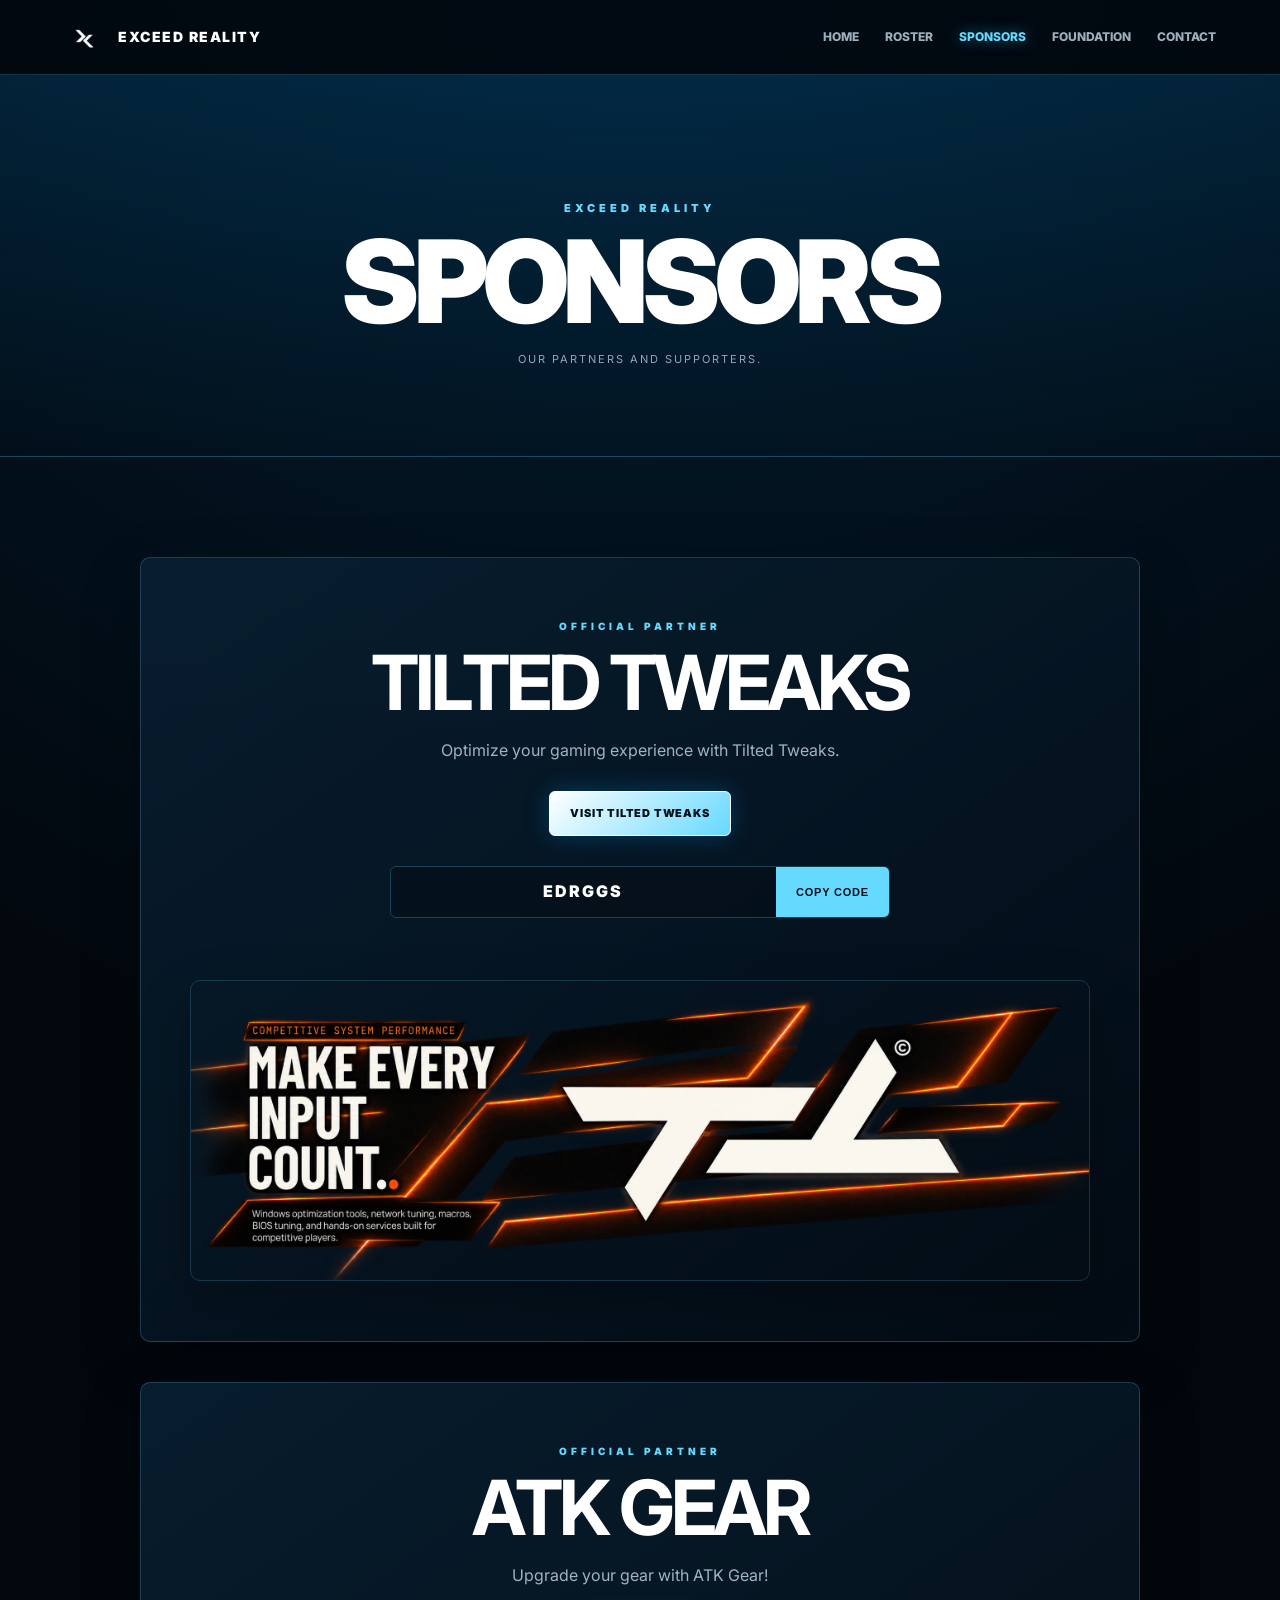
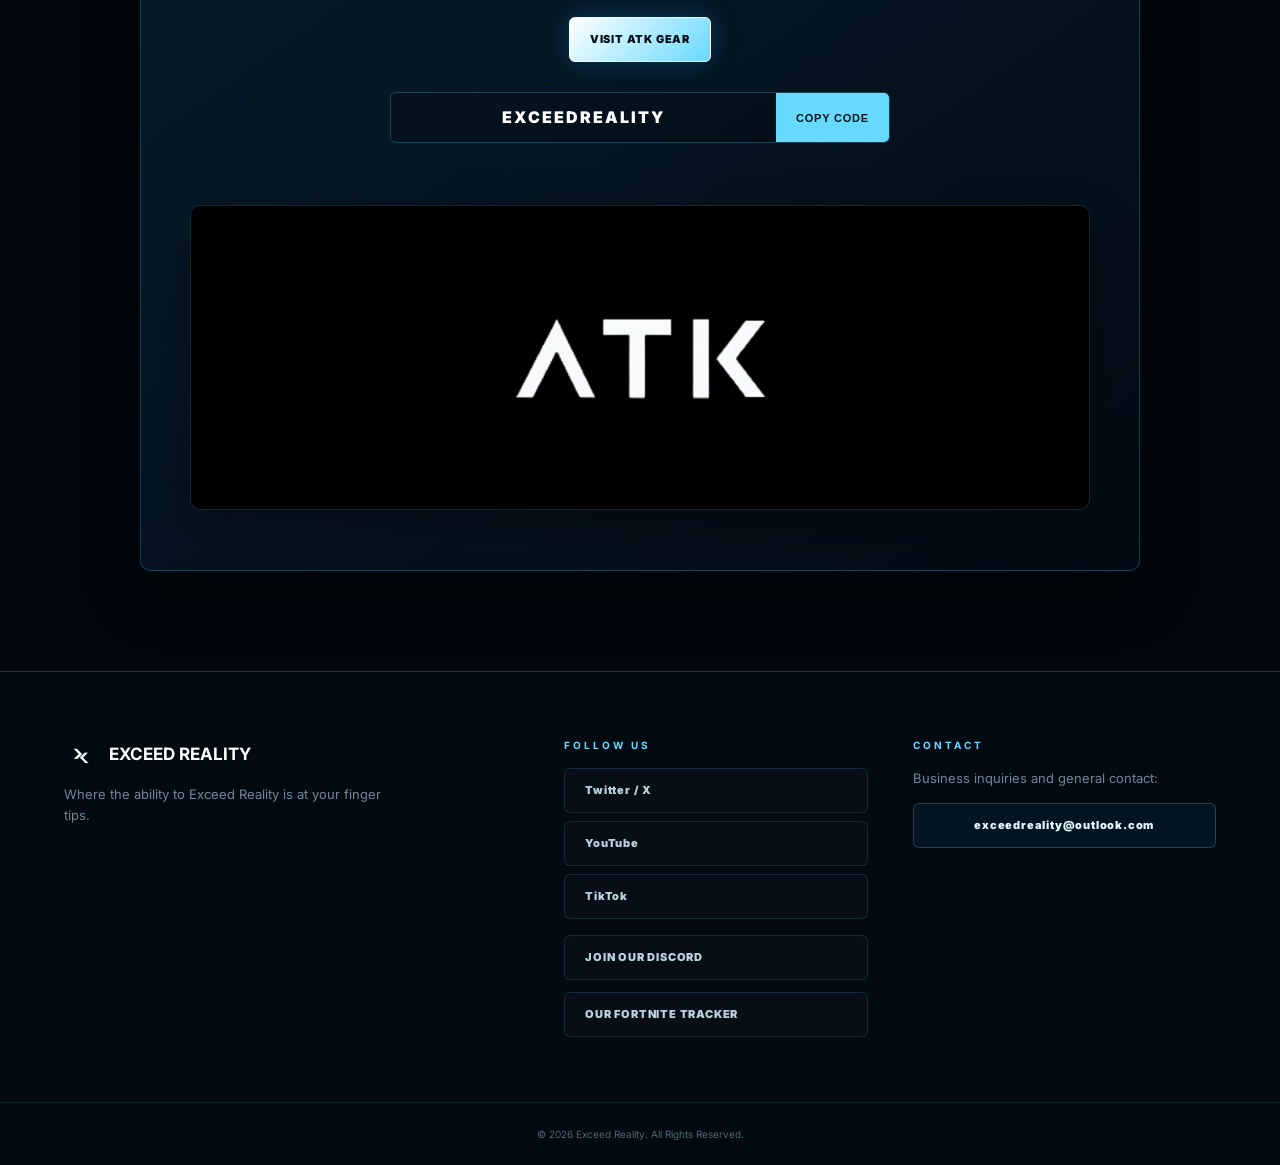
<file: sponsors.html>
<!DOCTYPE html>
<html lang="en">

<head>
  <meta charset="UTF-8">

  <meta
    name="viewport"
    content="width=device-width, initial-scale=1.0"
  >

  <meta
    name="description"
    content="Exceed Reality — Official Sponsors and Partners."
  >

  <title>Sponsors | Exceed Reality</title>

  <link rel="stylesheet" href="style.css">

  <style>

    /* =========================================
       SPONSOR SECTION
       ========================================= */

    .sponsor-section {
      display: flex;
      flex-direction: column;
      gap: 40px;
    }


    /* =========================================
       SPONSOR LOGOS / IMAGES
       ========================================= */

    .sponsor-image-wrapper {
      margin-top: 28px;
      width: 100%;

      display: flex;
      justify-content: center;
      align-items: center;
    }

    .sponsor-image {
      width: 100%;
      max-width: 1100px;
      height: auto;

      display: block;

      border-radius: 10px;

      border:
        1px solid
        rgba(102, 217, 255, .18);

      box-shadow:
        0 18px 50px
        rgba(0, 0, 0, .28);
    }


    /* =========================================
       ATK GEAR LOGO
       ========================================= */

    .atk-logo-wrapper {
      margin-top: 28px;
      width: 100%;

      display: flex;
      justify-content: center;
      align-items: center;

      padding: 35px 20px;

      background: #000000;

      border-radius: 10px;

      border:
        1px solid
        rgba(102, 217, 255, .18);

      box-shadow:
        0 18px 50px
        rgba(0, 0, 0, .28);
    }

    .atk-logo {
      width: 100%;
      max-width: 700px;
      height: auto;

      display: block;
      object-fit: contain;
    }


    /* =========================================
       MOBILE
       ========================================= */

    @media (max-width: 600px) {

      .sponsor-image-wrapper,
      .atk-logo-wrapper {
        margin-top: 20px;
      }

      .sponsor-image,
      .atk-logo-wrapper {
        border-radius: 7px;
      }

      .atk-logo-wrapper {
        padding: 25px 15px;
      }

    }

  </style>

</head>


<body>

  <!-- =========================================
       NAVIGATION
       ========================================= -->

  <header class="navbar">

    <div class="nav-container">

      <!-- BRAND -->

      <a href="index.html" class="brand">

        <img
          src="images/logo.png"
          alt="Exceed Reality Logo"
        >

        <span>
          EXCEED REALITY
        </span>

      </a>


      <!-- NAVIGATION LINKS -->

      <nav>

        <a href="index.html">
          Home
        </a>

        <a href="roster.html">
          Roster
        </a>

        <a
          class="active"
          href="sponsors.html"
        >
          Sponsors
        </a>

        <a href="foundation.html">
          Foundation
        </a>

        <a href="contact.html">
          Contact
        </a>

      </nav>

    </div>

  </header>


  <!-- =========================================
       MAIN CONTENT
       ========================================= -->

  <main>


    <!-- =======================================
         PAGE HEADER
         ======================================= -->

    <section class="page-header">

      <p>
        EXCEED REALITY
      </p>

      <h1>
        SPONSORS
      </h1>

      <span>
        OUR PARTNERS AND SUPPORTERS.
      </span>

    </section>


    <!-- =======================================
         SPONSORS
         ======================================= -->

    <section class="section sponsor-section">


      <!-- =====================================
           TILTED TWEAKS
           ===================================== -->

      <article class="sponsor-card">

        <div class="sponsor-label">
          OFFICIAL PARTNER
        </div>

        <h2>
          TILTED TWEAKS
        </h2>

        <p>
          Optimize your gaming experience with Tilted Tweaks.
        </p>


        <!-- SPONSOR LINK -->

        <a
          class="button primary"
          href="https://tweaks.shop/?via=EDRWIN"
          target="_blank"
          rel="noopener noreferrer"
        >
          VISIT TILTED TWEAKS
        </a>


        <!-- DISCOUNT CODE -->

        <div class="code-box">

          <span class="discount-code">
            EDRGGS
          </span>

          <button
            class="copy-code"
            type="button"
          >
            COPY CODE
          </button>

        </div>


        <!-- COPY CONFIRMATION -->

        <p
          class="copy-message"
          aria-live="polite"
        ></p>


        <!-- TILTED TWEAKS IMAGE -->

        <div class="sponsor-image-wrapper">

          <img
            class="sponsor-image"
            src="images/tilted-tweaks-banner.png"
            alt="Tilted Tweaks competitive system performance banner"
          >

        </div>

      </article>


      <!-- =====================================
           ATK GEAR
           ===================================== -->

      <article class="sponsor-card">

        <div class="sponsor-label">
          OFFICIAL PARTNER
        </div>

        <h2>
          ATK GEAR
        </h2>

        <p>
          Upgrade your gear with ATK Gear!
        </p>


        <!-- SPONSOR LINK -->

        <a
          class="button primary"
          href="https://www.atk.store/?ref=EXCEEDREALITY"
          target="_blank"
          rel="noopener noreferrer"
        >
          VISIT ATK GEAR
        </a>


        <!-- DISCOUNT CODE -->

        <div class="code-box">

          <span class="discount-code">
            EXCEEDREALITY
          </span>

          <button
            class="copy-code"
            type="button"
          >
            COPY CODE
          </button>

        </div>


        <!-- COPY CONFIRMATION -->

        <p
          class="copy-message"
          aria-live="polite"
        ></p>


        <!-- ATK GEAR LOGO -->

        <div class="atk-logo-wrapper">

          <img
            class="atk-logo"
            src="images/atk-gear-logo.png"
            alt="ATK Gear Logo"
          >

        </div>

      </article>


    </section>


  </main>


  <!-- =========================================
       FOOTER
       ========================================= -->

  <footer>

    <div class="footer-grid">


      <!-- BRAND -->

      <div>

        <div class="footer-brand">

          <img
            src="images/logo.png"
            alt="Exceed Reality Logo"
          >

          <h3>
            EXCEED REALITY
          </h3>

        </div>

        <p class="muted">
          Where the ability to Exceed Reality is at your finger tips.
        </p>

      </div>


      <!-- SOCIAL MEDIA -->

      <div>

        <h4>
          FOLLOW US
        </h4>

        <div class="social-buttons">


          <!-- TWITTER / X -->

          <a
            href="https://x.com/EDREsports"
            target="_blank"
            rel="noopener noreferrer"
          >
            Twitter / X
          </a>


          <!-- YOUTUBE -->

          <a
            href="https://www.youtube.com/@Exceedreality2x"
            target="_blank"
            rel="noopener noreferrer"
          >
            YouTube
          </a>


          <!-- TIKTOK -->

          <a
            href="https://www.tiktok.com/@prismrgn"
            target="_blank"
            rel="noopener noreferrer"
          >
            TikTok
          </a>


          <!-- DISCORD -->

          <a
            href="https://discord.gg/exceedreality"
            target="_blank"
            rel="noopener noreferrer"
            class="discord-button"
          >
            JOIN OUR DISCORD
          </a>


          <!-- FORTNITE TRACKER -->

          <a
            href="https://fortnitetracker.com/esports/organization/exceed-reality"
            target="_blank"
            rel="noopener noreferrer"
            class="fortnite-tracker"
          >
            OUR FORTNITE TRACKER
          </a>

        </div>

      </div>


      <!-- CONTACT -->

      <div>

        <h4>
          CONTACT
        </h4>

        <p class="muted">
          Business inquiries and general contact:
        </p>

        <a
          class="email-button"
          href="mailto:exceedreality@outlook.com"
        >
          exceedreality@outlook.com
        </a>

      </div>


    </div>


    <!-- =======================================
         COPYRIGHT
         ======================================= -->

    <div class="copyright">

      ©
      <span id="year"></span>
      Exceed Reality. All Rights Reserved.

    </div>


  </footer>


  <!-- =========================================
       JAVASCRIPT
       ========================================= -->

  <script src="script.js"></script>


  <script>

    /* =========================================
       CURRENT YEAR
       ========================================= */

    document.getElementById("year").textContent =
      new Date().getFullYear();


    /* =========================================
       COPY SPONSOR CODES
       ========================================= */

    document
      .querySelectorAll(".sponsor-card")
      .forEach(function (card) {

        const copyButton =
          card.querySelector(".copy-code");

        const discountCode =
          card.querySelector(".discount-code");

        const copyMessage =
          card.querySelector(".copy-message");


        if (
          !copyButton ||
          !discountCode ||
          !copyMessage
        ) {
          return;
        }


        copyButton.addEventListener(
          "click",
          async function () {

            const code =
              discountCode.textContent.trim();


            try {

              await navigator.clipboard.writeText(code);

              copyButton.textContent =
                "COPIED!";

              copyMessage.textContent =
                code + " copied to your clipboard.";

            }

            catch (error) {

              /*
                FALLBACK COPY METHOD
              */

              const temporaryInput =
                document.createElement("textarea");

              temporaryInput.value =
                code;

              document.body.appendChild(
                temporaryInput
              );

              temporaryInput.select();

              document.execCommand(
                "copy"
              );

              document.body.removeChild(
                temporaryInput
              );


              copyButton.textContent =
                "COPIED!";

              copyMessage.textContent =
                code + " copied to your clipboard.";

            }


            /*
              RESET BUTTON
            */

            setTimeout(
              function () {

                copyButton.textContent =
                  "COPY CODE";

                copyMessage.textContent =
                  "";

              },
              2500
            );

          }
        );

      });

  </script>


</body>

</html>
</file>
<file: style.css>
@import url('https://fonts.googleapis.com/css2?family=Inter:wght@400;500;600;700;800;900&display=swap');


/* =========================================================
   ROOT COLORS
   ========================================================= */

:root {
  --blue: #009df5;
  --cyan: #66d9ff;
  --deep-blue: #061827;
  --dark: #02070d;
  --card: rgba(5, 20, 34, 0.88);
  --border: rgba(102, 217, 255, 0.22);
  --text: #ffffff;
  --muted: #9eb4c2;
}


/* =========================================================
   GLOBAL
   ========================================================= */

* {
  box-sizing: border-box;
  margin: 0;
  padding: 0;
}

html {
  scroll-behavior: smooth;
}

body {
  font-family: 'Inter', Arial, sans-serif;

  color: var(--text);

  background:
    radial-gradient(
      circle at 50% -10%,
      rgba(0, 157, 245, 0.18),
      transparent 45%
    ),
    var(--dark);

  line-height: 1.6;

  overflow-x: hidden;
}

a {
  color: inherit;
}


/* =========================================================
   NAVIGATION
   ========================================================= */

.navbar {
  position: sticky;
  top: 0;
  z-index: 1000;

  width: 100%;

  background: rgba(2, 7, 13, 0.82);

  backdrop-filter: blur(18px);
  -webkit-backdrop-filter: blur(18px);

  border-bottom: 1px solid var(--border);
}

.nav-container {
  width: 100%;
  max-width: 1200px;

  margin: 0 auto;
  padding: 16px 24px;

  display: flex;
  align-items: center;
  justify-content: space-between;

  gap: 20px;
}


/* BRAND */

.brand {
  display: flex;
  align-items: center;

  gap: 12px;

  text-decoration: none;

  font-size: 14px;
  font-weight: 900;

  letter-spacing: 1.5px;

  flex-shrink: 0;
}

.brand img {
  width: 42px;
  height: 42px;

  object-fit: contain;
}


/* NAV LINKS */

nav {
  display: flex;
  align-items: center;

  gap: 26px;
}

nav a {
  text-decoration: none;

  text-transform: uppercase;

  font-size: 12px;
  font-weight: 800;

  color: #9db0bd;

  transition: 0.2s ease;
}

nav a:hover,
nav a.active {
  color: var(--cyan);

  text-shadow:
    0 0 15px
    rgba(102, 217, 255, 0.55);
}


/* =========================================================
   HERO
   ========================================================= */

.hero {
  min-height: 86vh;

  position: relative;

  display: grid;
  place-items: center;

  overflow: hidden;

  background-image:
    url("images/background.png");

  background-size: cover;
  background-position: center;
  background-repeat: no-repeat;
}

.hero-overlay {
  position: absolute;

  inset: 0;

  background:
    linear-gradient(
      180deg,
      rgba(0, 15, 30, 0.12),
      rgba(2, 7, 13, 0.76)
    ),
    linear-gradient(
      90deg,
      rgba(0, 75, 130, 0.25),
      rgba(0, 0, 0, 0.08),
      rgba(0, 75, 130, 0.22)
    );
}

.hero-content {
  position: relative;
  z-index: 1;

  width: 100%;
  max-width: 950px;

  padding: 80px 24px;

  text-align: center;
}

.eyebrow {
  color: #d8f7ff;

  font-size: 12px;
  font-weight: 900;

  letter-spacing: 6px;

  margin-bottom: 18px;
}

.hero-logo {
  width: 105px;
  height: 105px;

  object-fit: contain;

  filter:
    drop-shadow(
      0 0 28px
      rgba(102, 217, 255, 0.55)
    );

  margin-bottom: 15px;
}

.hero h1 {
  font-size:
    clamp(
      50px,
      10vw,
      112px
    );

  line-height: 0.9;

  letter-spacing: -6px;

  font-weight: 900;

  text-shadow:
    0 10px 50px
    rgba(0, 0, 0, 0.55);
}

.tagline {
  max-width: 700px;

  margin:
    25px auto 0;

  color: #e1f8ff;

  font-size: 16px;
}

.button-row {
  display: flex;

  justify-content: center;
  align-items: center;

  gap: 12px;

  flex-wrap: wrap;

  margin-top: 30px;
}


/* =========================================================
   BUTTONS
   ========================================================= */

.button,
.profile-button,
.email-button,
.social-buttons a,
.code-box button {
  display: inline-flex;

  align-items: center;
  justify-content: center;

  min-height: 45px;

  padding:
    12px 20px;

  border-radius: 6px;

  text-decoration: none;

  font-size: 11px;
  font-weight: 900;

  letter-spacing: 0.8px;

  cursor: pointer;

  transition:
    all 0.22s ease;
}


/* PRIMARY BUTTON */

.button.primary {
  color: #02101a;

  background:
    linear-gradient(
      135deg,
      #ffffff,
      var(--cyan)
    );

  border:
    1px solid
    #ffffff;

  box-shadow:
    0 0 25px
    rgba(0, 157, 245, 0.28);
}

.button.primary:hover {
  transform:
    translateY(-3px);

  box-shadow:
    0 0 35px
    rgba(102, 217, 255, 0.58);
}


/* SECONDARY BUTTON */

.button.secondary {
  color: #ffffff;

  border:
    1px solid
    rgba(255, 255, 255, 0.35);

  background:
    rgba(3, 15, 25, 0.45);
}

.button.secondary:hover {
  border-color:
    var(--cyan);

  background:
    rgba(0, 157, 245, 0.12);
}


/* =========================================================
   GENERAL SECTIONS
   ========================================================= */

.section {
  width: 100%;
  max-width: 1200px;

  margin:
    0 auto;

  padding:
    100px 24px;
}

.section-heading {
  margin-bottom: 42px;
}

.section-heading p,
.page-header p {
  color: var(--cyan);

  font-size: 11px;
  font-weight: 900;

  letter-spacing: 4px;
}

.section-heading h2 {
  margin-top: 5px;

  font-size:
    clamp(
      36px,
      6vw,
      68px
    );

  line-height: 1;

  letter-spacing: -3px;

  font-weight: 900;
}


/* =========================================================
   SHARED CARDS
   ========================================================= */

.about-card,
.feature-card,
.player-card,
.sponsor-card {
  background:
    linear-gradient(
      145deg,
      rgba(8, 31, 49, 0.93),
      rgba(3, 12, 21, 0.94)
    );

  border:
    1px solid
    var(--border);

  border-radius: 10px;

  box-shadow:
    0 20px 60px
    rgba(0, 0, 0, 0.22);
}


/* =========================================================
   ABOUT
   ========================================================= */

.about-card {
  padding: 45px;
}

.about-card h3 {
  font-size: 25px;

  margin-bottom: 15px;
}

.about-card p {
  max-width: 850px;

  color: var(--muted);

  margin-bottom: 12px;
}


/* =========================================================
   FEATURE / EXPLORE CARDS
   ========================================================= */

.feature-grid {
  display: grid;

  grid-template-columns:
    repeat(3, 1fr);

  gap: 18px;
}

.feature-card {
  min-height: 220px;

  padding: 32px;

  text-decoration: none;

  transition:
    all 0.25s ease;
}

.feature-card:hover,
.player-card:hover {
  transform:
    translateY(-5px);

  border-color:
    rgba(102, 217, 255, 0.62);

  box-shadow:
    0 18px 50px
    rgba(0, 157, 245, 0.12);
}

.feature-card span,
.player-card > span {
  color: #537487;

  font-size: 11px;
  font-weight: 900;
}

.feature-card h3 {
  margin-top: 55px;

  font-size: 27px;
}

.feature-card p {
  color: var(--muted);

  font-size: 13px;

  margin-top: 4px;
}


/* =========================================================
   PAGE HEADER
   ========================================================= */

.page-header {
  text-align: center;

  padding:
    125px 24px
    85px;

  background:
    linear-gradient(
      180deg,
      rgba(0, 110, 180, 0.16),
      transparent
    );

  border-bottom:
    1px solid
    var(--border);
}

.page-header h1 {
  margin:
    12px 0;

  font-size:
    clamp(
      58px,
      11vw,
      115px
    );

  line-height: 0.9;

  letter-spacing: -6px;

  font-weight: 900;
}

.page-header span {
  color: #8fa8b7;

  font-size: 11px;

  letter-spacing: 2px;
}


/* =========================================================
   ROSTER
   ========================================================= */

.roster-grid {
  display: grid;

  grid-template-columns:
    repeat(4, 1fr);

  gap: 18px;
}

.player-card {
  min-height: 230px;

  padding: 28px;

  transition:
    all 0.25s ease;
}

.player-card h3 {
  margin-top: 38px;

  font-size: 22px;
}

.player-card p {
  color: #718b9a;

  font-size: 10px;
  font-weight: 900;

  letter-spacing: 1.2px;

  margin-top: 3px;
}

.profile-button {
  width: 100%;

  margin-top: 18px;

  color: #dff9ff;

  border:
    1px solid
    rgba(102, 217, 255, 0.25);

  background:
    rgba(0, 157, 245, 0.08);
}

.profile-button:hover {
  color: #02101a;

  background:
    var(--cyan);

  border-color:
    var(--cyan);
}

.multi-buttons {
  display: flex;

  gap: 8px;
}

.multi-buttons .profile-button {
  flex: 1;
}


/* =========================================================
   SPONSORS
   ========================================================= */

/*
   This is the important fix.

   Every sponsor is now placed in a centered vertical column.
*/

.sponsor-section {
  width: 100%;
  max-width: 1200px;

  margin:
    0 auto;

  display: flex;

  flex-direction: column;

  align-items: center;

  justify-content: flex-start;

  gap: 50px;
}


/* SPONSOR CARD */

.sponsor-card {
  width: 100%;

  max-width: 1000px;

  margin:
    0 auto;

  padding:
    60px 40px;

  display: flex;

  flex-direction: column;

  align-items: center;

  justify-content: center;

  text-align: center;

  overflow: hidden;
}


/* SPONSOR LABEL */

.sponsor-label {
  width: 100%;

  color: var(--cyan);

  font-size: 10px;
  font-weight: 900;

  letter-spacing: 4px;

  text-align: center;
}


/* SPONSOR NAME */

.sponsor-card h2 {
  width: 100%;

  margin-top: 10px;

  font-size:
    clamp(
      42px,
      7vw,
      76px
    );

  letter-spacing: -4px;

  line-height: 1;

  text-align: center;
}


/* SPONSOR DESCRIPTION */

.sponsor-card p {
  width: 100%;

  max-width: 600px;

  margin:
    18px auto 28px;

  color: var(--muted);

  text-align: center;
}


/* SPONSOR BUTTON */

.sponsor-card > .button {
  align-self: center;

  margin-left: auto;
  margin-right: auto;
}


/* =========================================================
   SPONSOR DISCOUNT CODE
   ========================================================= */

.code-box {
  width: 100%;
  max-width: 500px;

  margin:
    30px auto 0;

  display: flex;

  align-items: stretch;

  justify-content: center;

  border:
    1px solid
    var(--border);

  border-radius: 6px;

  overflow: hidden;
}

.code-box span,
.discount-code {
  flex: 1;

  min-height: 48px;

  display: flex;

  align-items: center;

  justify-content: center;

  padding:
    12px 20px;

  background:
    rgba(0, 0, 0, 0.22);

  color: #ffffff;

  font-weight: 900;

  letter-spacing: 2px;

  text-align: center;

  word-break: break-word;
}

.code-box button,
.copy-code {
  border: 0;

  border-radius: 0;

  background:
    var(--cyan);

  color: #02101a;

  flex-shrink: 0;
}

.code-box button:hover,
.copy-code:hover {
  background: #ffffff;
}

.copy-message {
  width: 100%;

  min-height: 22px;

  margin:
    12px auto 0 !important;

  color:
    var(--cyan) !important;

  font-size:
    12px !important;

  text-align: center;
}


/* =========================================================
   TILTED TWEAKS BANNER
   ========================================================= */

.sponsor-image-wrapper {
  width: 100%;

  max-width: 900px;

  margin:
    28px auto 0;

  display: flex;

  justify-content: center;

  align-items: center;
}

.sponsor-image {
  display: block;

  width: 100%;
  max-width: 900px;

  height: auto;

  margin:
    0 auto;

  object-fit: contain;

  border-radius: 10px;

  border:
    1px solid
    rgba(102, 217, 255, 0.18);

  box-shadow:
    0 18px 50px
    rgba(0, 0, 0, 0.28);
}


/* =========================================================
   ATK GEAR LOGO
   ========================================================= */

.atk-logo-wrapper {
  width: 100%;

  max-width: 900px;

  margin:
    28px auto 0;

  padding:
    40px 30px;

  display: flex;

  justify-content: center;

  align-items: center;

  background:
    #000000;

  border:
    1px solid
    rgba(102, 217, 255, 0.18);

  border-radius: 10px;

  box-shadow:
    0 18px 50px
    rgba(0, 0, 0, 0.28);
}

.atk-logo {
  display: block;

  width: min(650px, 90%);

  height: auto;

  margin:
    0 auto;

  object-fit: contain;
}


/* =========================================================
   FOOTER
   ========================================================= */

footer {
  width: 100%;

  border-top:
    1px solid
    var(--border);

  background:
    #030a11;
}

.footer-grid {
  width: 100%;
  max-width: 1200px;

  margin:
    0 auto;

  padding:
    65px 24px;

  display: grid;

  grid-template-columns:
    1.5fr 1fr 1fr;

  gap: 45px;
}

.footer-brand {
  display: flex;

  align-items: center;

  gap: 10px;

  margin-bottom: 12px;
}

.footer-brand img {
  width: 35px;
  height: 35px;

  object-fit: contain;
}

.footer-brand h3 {
  font-size: 17px;
}

footer h4 {
  color: var(--cyan);

  font-size: 10px;

  letter-spacing: 3px;

  margin-bottom: 15px;
}

.muted {
  color: #718795;

  font-size: 13px;

  max-width: 330px;
}


/* SOCIAL BUTTONS */

.social-buttons {
  display: flex;

  flex-direction: column;

  gap: 8px;
}

.social-buttons a {
  justify-content: flex-start;

  color: #b9d1dc;

  background:
    rgba(255, 255, 255, 0.02);

  border:
    1px solid
    rgba(102, 217, 255, 0.14);
}

.social-buttons a:hover {
  color: #02101a;

  background:
    var(--cyan);
}


/* DISCORD */

.discord-button {
  display: inline-flex;

  align-items: center;

  justify-content: center;

  padding:
    10px 18px;

  margin-top: 8px;

  border:
    1px solid
    rgba(255, 255, 255, 0.2);

  color: #ffffff;

  background:
    transparent;

  text-decoration: none;

  font-size: 11px;
  font-weight: 700;

  letter-spacing: 1.5px;

  transition:
    all 0.25s ease;
}

.discord-button:hover {
  background:
    #5865F2 !important;

  border-color:
    #5865F2 !important;

  color:
    #ffffff !important;

  transform:
    translateY(-2px);
}


/* FORTNITE TRACKER */

.fortnite-tracker {
  margin-top: 4px;
}


/* EMAIL */

.email-button {
  width: 100%;

  margin-top: 14px;

  color: #dff9ff;

  border:
    1px solid
    rgba(102, 217, 255, 0.25);

  background:
    rgba(0, 157, 245, 0.07);
}

.email-button:hover {
  color: #02101a;

  background:
    var(--cyan);
}


/* COPYRIGHT */

.copyright {
  border-top:
    1px solid
    rgba(102, 217, 255, 0.1);

  text-align: center;

  padding: 23px;

  color: #4e6877;

  font-size: 10px;
}


/* =========================================================
   CONTACT PAGE
   ========================================================= */

.contact-section {
  padding-top: 80px;
}

.contact-container {
  display: grid;

  grid-template-columns:
    0.85fr 1.15fr;

  gap: 60px;

  align-items: start;
}


/* CONTACT INFORMATION */

.contact-info {
  padding-top: 10px;
}

.contact-description {
  color: #8fa8b7;

  font-size: 14px;

  line-height: 1.9;

  max-width: 480px;

  margin-top: -20px;
}


/* CONTACT EMAIL CARD */

.contact-email {
  margin-top: 45px;

  padding: 25px;

  border-left:
    2px solid
    var(--cyan);

  background:
    rgba(0, 157, 245, 0.05);
}

.contact-email span {
  display: block;

  color: var(--cyan);

  font-size: 10px;
  font-weight: 900;

  letter-spacing: 3px;

  margin-bottom: 8px;
}

.contact-email a {
  color: #ffffff;

  text-decoration: none;

  font-size: 15px;
  font-weight: 700;

  word-break: break-word;
}

.contact-email a:hover {
  color: var(--cyan);
}


/* CONTACT FORM CARD */

.contact-card {
  padding: 35px;

  background:
    linear-gradient(
      145deg,
      rgba(8, 31, 49, 0.96),
      rgba(3, 12, 21, 0.96)
    );

  border:
    1px solid
    var(--border);

  border-radius: 10px;

  box-shadow:
    0 20px 60px
    rgba(0, 0, 0, 0.25);
}


/* FORM */

.form-group {
  margin-bottom: 22px;
}

.form-group label {
  display: block;

  color: var(--cyan);

  font-size: 10px;
  font-weight: 900;

  letter-spacing: 2px;

  margin-bottom: 8px;
}

.form-group input,
.form-group select,
.form-group textarea {
  width: 100%;

  padding:
    14px 15px;

  border:
    1px solid
    rgba(102, 217, 255, 0.18);

  border-radius: 5px;

  outline: none;

  background:
    rgba(0, 0, 0, 0.22);

  color: #ffffff;

  font-family: inherit;

  font-size: 13px;

  transition:
    all 0.2s ease;
}

.form-group textarea {
  resize: vertical;

  min-height: 150px;
}

.form-group select {
  cursor: pointer;
}

.form-group select option {
  background:
    var(--deep-blue);

  color:
    #ffffff;
}

.form-group input::placeholder,
.form-group textarea::placeholder {
  color: #526c7b;
}

.form-group input:focus,
.form-group select:focus,
.form-group textarea:focus {
  border-color:
    var(--cyan);

  box-shadow:
    0 0 18px
    rgba(0, 157, 245, 0.12);
}


/* SUBMIT BUTTON */

.submit-button {
  width: 100%;

  min-height: 48px;

  border:
    1px solid
    #ffffff;

  border-radius: 5px;

  background:
    linear-gradient(
      135deg,
      #ffffff,
      var(--cyan)
    );

  color: #02101a;

  font-family: inherit;

  font-size: 11px;
  font-weight: 900;

  letter-spacing: 1px;

  cursor: pointer;

  transition:
    all 0.25s ease;
}

.submit-button:hover {
  transform:
    translateY(-3px);

  box-shadow:
    0 0 30px
    rgba(102, 217, 255, 0.45);
}

.submit-button:disabled {
  opacity: 0.65;

  cursor: not-allowed;

  transform: none;
}


/* =========================================================
   TABLET
   ========================================================= */

@media (max-width: 850px) {

  .nav-container {
    flex-direction: column;
  }

  nav {
    gap: 16px;

    flex-wrap: wrap;

    justify-content: center;
  }

  .feature-grid,
  .roster-grid,
  .footer-grid {
    grid-template-columns:
      repeat(2, 1fr);
  }

  .sponsor-card {
    max-width: 850px;
  }

}


/* =========================================================
   CONTACT TABLET / MOBILE
   ========================================================= */

@media (max-width: 750px) {

  .contact-container {
    grid-template-columns:
      1fr;

    gap: 40px;
  }

  .contact-description {
    max-width: 100%;

    margin-top: 0;
  }

}


/* =========================================================
   MOBILE
   ========================================================= */

@media (max-width: 560px) {

  .nav-container {
    padding:
      14px 16px;
  }

  nav {
    gap:
      10px 14px;
  }

  nav a {
    font-size: 10px;
  }

  .brand {
    font-size: 12px;
  }

  .brand img {
    width: 36px;
    height: 36px;
  }


  /* HERO */

  .hero {
    min-height: 78vh;
  }

  .hero-content {
    padding:
      65px 18px;
  }

  .hero h1 {
    letter-spacing: -3px;
  }

  .hero-logo {
    width: 85px;
    height: 85px;
  }

  .tagline {
    font-size: 14px;
  }


  /* GRID */

  .feature-grid,
  .roster-grid,
  .footer-grid {
    grid-template-columns:
      1fr;
  }


  /* SECTION */

  .section {
    padding:
      70px 18px;
  }

  .about-card {
    padding:
      30px 22px;
  }


  /* PAGE HEADER */

  .page-header {
    padding:
      95px 18px
      65px;
  }

  .page-header h1 {
    letter-spacing: -4px;
  }


  /* SPONSORS */

  .sponsor-section {
    gap: 35px;
  }

  .sponsor-card {
    width: 100%;

    max-width: 100%;

    padding:
      35px 20px;
  }

  .sponsor-card h2 {
    letter-spacing: -2px;
  }

  .sponsor-card p {
    margin:
      15px auto
      23px;
  }


  /* DISCOUNT CODE */

  .code-box {
    width: 100%;

    flex-direction: column;

    max-width: 100%;
  }

  .code-box span,
  .discount-code {
    width: 100%;

    padding:
      15px;

    min-height: 50px;
  }

  .code-box button,
  .copy-code {
    width: 100%;

    border-radius: 0;

    min-height: 48px;
  }


  /* SPONSOR IMAGES */

  .sponsor-image-wrapper,
  .atk-logo-wrapper {
    width: 100%;

    max-width: 100%;

    margin-top: 22px;
  }

  .sponsor-image {
    width: 100%;

    border-radius: 7px;
  }

  .atk-logo-wrapper {
    padding:
      28px 15px;

    border-radius: 7px;
  }

  .atk-logo {
    width: 88%;
  }


  /* BUTTONS */

  .button-row {
    flex-direction: column;

    align-items: center;
  }

  .button-row .button {
    width: 100%;

    max-width: 300px;
  }


  /* ROSTER BUTTONS */

  .multi-buttons {
    flex-direction: column;
  }


  /* FOOTER */

  .footer-grid {
    padding:
      50px 18px;

    gap: 35px;
  }


  /* CONTACT */

  .contact-section {
    padding-top: 60px;
  }

  .contact-card {
    padding:
      25px 18px;
  }

  .contact-email {
    padding: 20px;
  }

}
</file>
